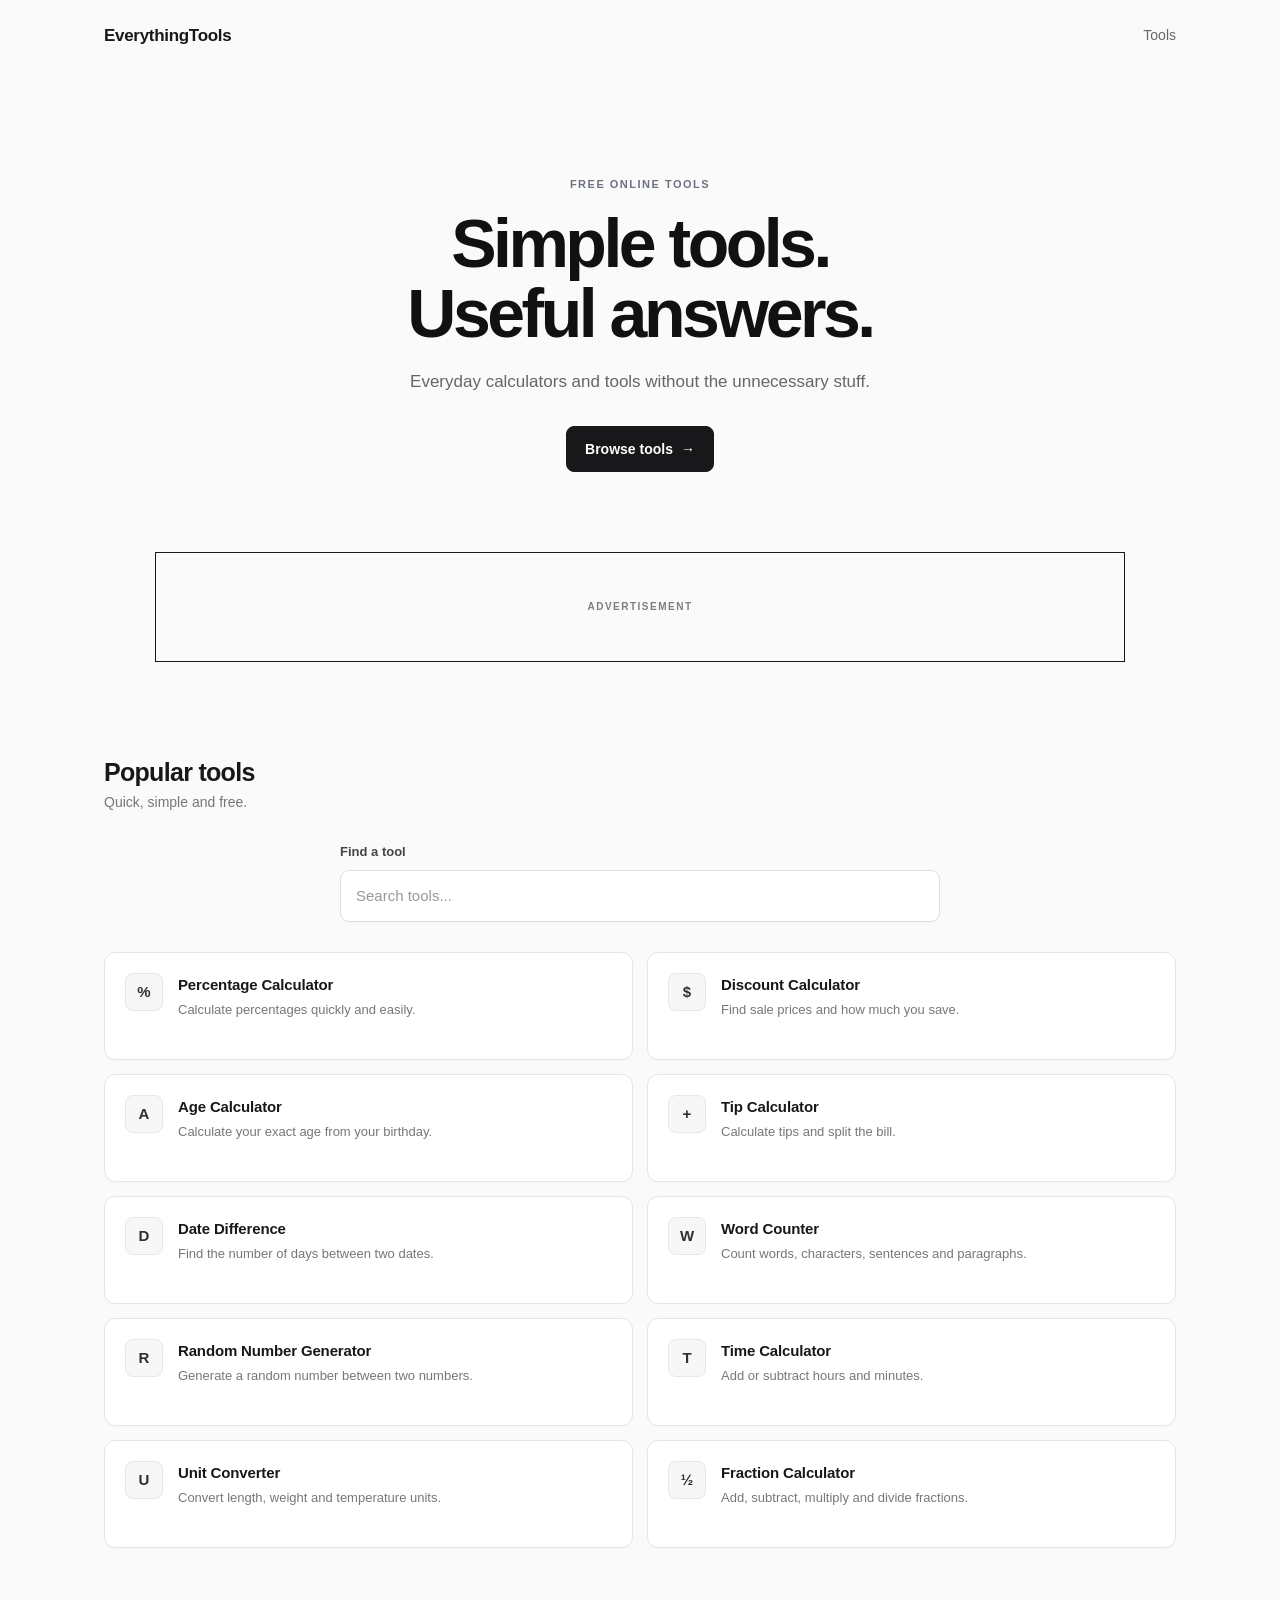
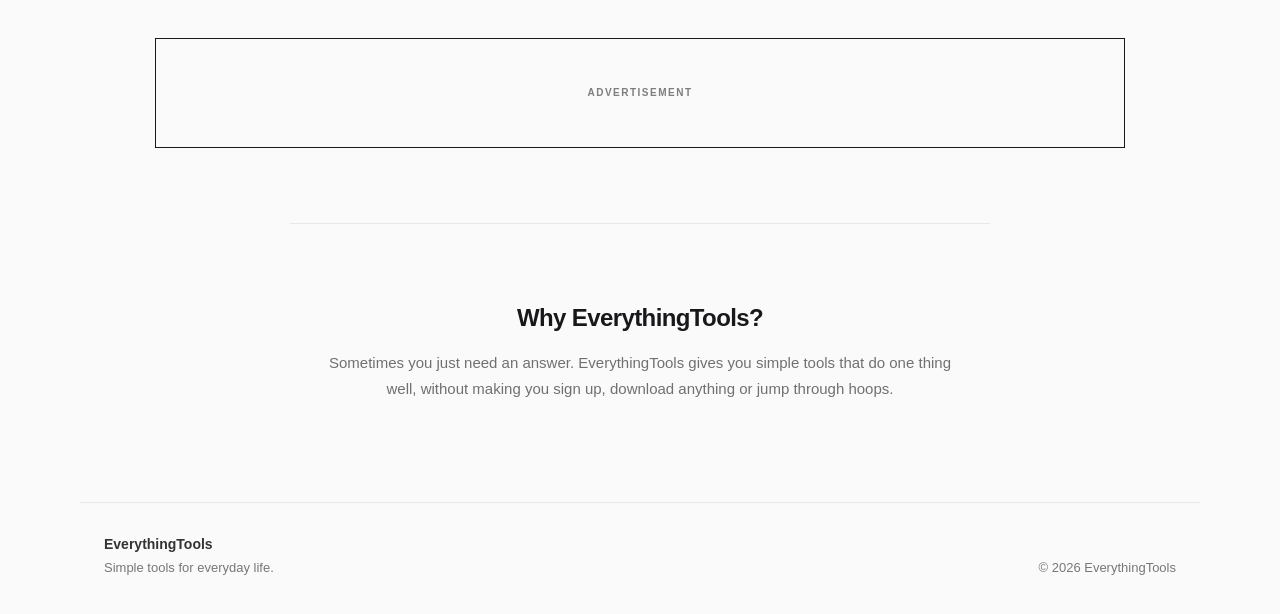
<file: index.html>
<!DOCTYPE html>
<html lang="en">

<head>

    <meta charset="UTF-8">

    <meta
        name="viewport"
        content="width=device-width, initial-scale=1.0"
    >

    <meta name="google-site-verification" content="8IamNrrDs_9clhTnOV6rVqYPSBi9ho-A_eseNF-kuT8" />

    <title>EverythingTools - Simple Tools for Everyday Life</title>

    <meta
        name="description"
        content="Simple, free online tools and calculators for everyday life."
    >

    <link rel="stylesheet" href="style.css">

</head>


<body>


    <!-- HEADER -->

    <header class="header">

        <a href="index.html" class="logo">
            EverythingTools
        </a>

        <a href="#tools" class="header-link">
            Tools
        </a>

    </header>



    <main>


        <!-- HERO -->

        <section class="hero">

            <p class="small-label">
                FREE ONLINE TOOLS
            </p>


            <h1>
                Simple tools.<br>
                Useful answers.
            </h1>


            <p class="hero-text">
                Everyday calculators and tools without the unnecessary stuff.
            </p>


            <a href="#tools" class="primary-button">
                Browse tools
            </a>

        </section>



        <!-- FIRST AD SPACE -->

        <div class="hero-ad">

            <div class="ad-slot">

                <span>
                    Advertisement
                </span>

            </div>

        </div>



        <!-- TOOLS -->

        <section class="tools-section" id="tools">


            <div class="section-heading">

                <h2>
                    Popular tools
                </h2>

                <p>
                    Quick, simple and free.
                </p>

            </div>



            <!-- SEARCH -->

            <div class="tool-search">

                <label for="tool-search">
                    Find a tool
                </label>

                <input
                    type="search"
                    id="tool-search"
                    placeholder="Search tools..."
                    autocomplete="off"
                >

            </div>



            <!-- TOOL GRID -->

            <div class="tools-grid" id="tools-grid">


                <!-- PERCENTAGE -->

                <a href="percentage.html" class="tool-card">

                    <span class="tool-icon">
                        %
                    </span>

                    <div>

                        <h3>
                            Percentage Calculator
                        </h3>

                        <p>
                            Calculate percentages quickly and easily.
                        </p>

                    </div>

                </a>



                <!-- DISCOUNT -->

                <a href="discount.html" class="tool-card">

                    <span class="tool-icon">
                        $
                    </span>

                    <div>

                        <h3>
                            Discount Calculator
                        </h3>

                        <p>
                            Find sale prices and how much you save.
                        </p>

                    </div>

                </a>



                <!-- AGE -->

                <a href="age.html" class="tool-card">

                    <span class="tool-icon">
                        A
                    </span>

                    <div>

                        <h3>
                            Age Calculator
                        </h3>

                        <p>
                            Calculate your exact age from your birthday.
                        </p>

                    </div>

                </a>



                <!-- TIP -->

                <a href="tip.html" class="tool-card">

                    <span class="tool-icon">
                        +
                    </span>

                    <div>

                        <h3>
                            Tip Calculator
                        </h3>

                        <p>
                            Calculate tips and split the bill.
                        </p>

                    </div>

                </a>



                <!-- DATE -->

                <a href="date.html" class="tool-card">

                    <span class="tool-icon">
                        D
                    </span>

                    <div>

                        <h3>
                            Date Difference
                        </h3>

                        <p>
                            Find the number of days between two dates.
                        </p>

                    </div>

                </a>



                <!-- WORD COUNTER -->

                <a href="word-counter.html" class="tool-card">

                    <span class="tool-icon">
                        W
                    </span>

                    <div>

                        <h3>
                            Word Counter
                        </h3>

                        <p>
                            Count words, characters, sentences and paragraphs.
                        </p>

                    </div>

                </a>



                <!-- RANDOM NUMBER -->

                <a href="random.html" class="tool-card">

                    <span class="tool-icon">
                        R
                    </span>

                    <div>

                        <h3>
                            Random Number Generator
                        </h3>

                        <p>
                            Generate a random number between two numbers.
                        </p>

                    </div>

                </a>



                <!-- TIME -->

                <a href="time.html" class="tool-card">

                    <span class="tool-icon">
                        T
                    </span>

                    <div>

                        <h3>
                            Time Calculator
                        </h3>

                        <p>
                            Add or subtract hours and minutes.
                        </p>

                    </div>

                </a>



                <!-- UNIT -->

                <a href="unit.html" class="tool-card">

                    <span class="tool-icon">
                        U
                    </span>

                    <div>

                        <h3>
                            Unit Converter
                        </h3>

                        <p>
                            Convert length, weight and temperature units.
                        </p>

                    </div>

                </a>



                <!-- FRACTION -->

                <a href="fraction.html" class="tool-card">

                    <span class="tool-icon">
                        ½
                    </span>

                    <div>

                        <h3>
                            Fraction Calculator
                        </h3>

                        <p>
                            Add, subtract, multiply and divide fractions.
                        </p>

                    </div>

                </a>


            </div>



            <!-- NO SEARCH RESULTS -->

            <p
                id="no-results"
                class="no-results"
            >
                No tools found. Try another search.
            </p>


        </section>



        <!-- SECOND AD SPACE -->

        <div class="tools-ad">

            <div class="ad-slot">

                <span>
                    Advertisement
                </span>

            </div>

        </div>



        <!-- SIMPLE INFO -->

        <section class="info-section">

            <h2>
                Why EverythingTools?
            </h2>


            <p>
                Sometimes you just need an answer. EverythingTools gives you
                simple tools that do one thing well, without making you sign up,
                download anything or jump through hoops.
            </p>

        </section>


    </main>



    <!-- FOOTER -->

    <footer class="footer">


        <div>

            <strong>
                EverythingTools
            </strong>


            <p>
                Simple tools for everyday life.
            </p>

        </div>


        <p>
            © 2026 EverythingTools
        </p>


    </footer>



    <!-- SEARCH JAVASCRIPT -->

    <script src="search.js"></script>


</body>

</html>
</file>
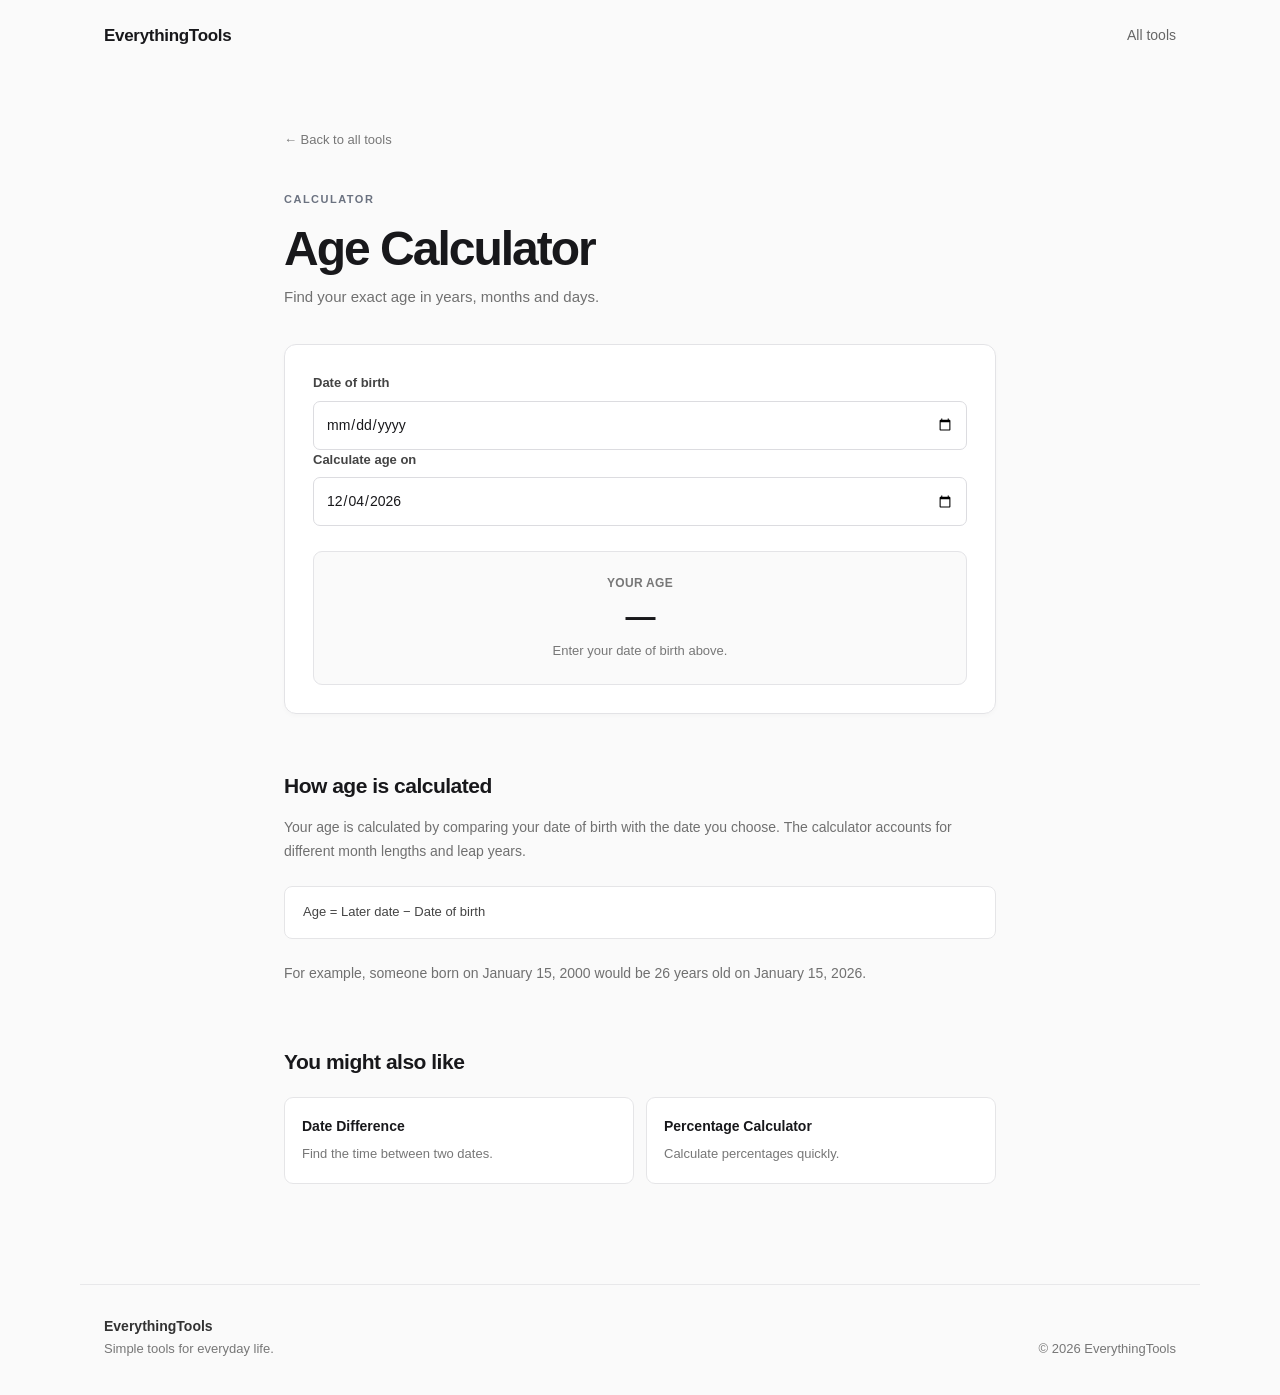
<file: age.html>
<!DOCTYPE html>
<html lang="en">

<head>

    <meta charset="UTF-8">

    <meta
        name="viewport"
        content="width=device-width, initial-scale=1.0"
    >

    <title>Age Calculator - EverythingTools</title>

    <meta
        name="description"
        content="Calculate your exact age in years, months and days with the free EverythingTools age calculator."
    >

    <link rel="stylesheet" href="style.css">

</head>


<body>


    <!-- HEADER -->

    <header class="header">

        <a href="index.html" class="logo">
            EverythingTools
        </a>

        <a href="index.html#tools" class="header-link">
            All tools
        </a>

    </header>



    <main>

        <section class="calculator-page">


            <a href="index.html" class="back-link">
                ← Back to all tools
            </a>


            <p class="small-label">
                CALCULATOR
            </p>


            <h1>
                Age Calculator
            </h1>


            <p class="calculator-intro">
                Find your exact age in years, months and days.
            </p>



            <!-- CALCULATOR -->

            <div class="calculator-card">


                <div class="calculator-inputs">


                    <div class="input-group">

                        <label for="birth-date">
                            Date of birth
                        </label>

                        <input
                            type="date"
                            id="birth-date"
                        >

                    </div>


                    <div class="input-group">

                        <label for="today-date">
                            Calculate age on
                        </label>

                        <input
                            type="date"
                            id="today-date"
                        >

                    </div>


                </div>



                <!-- RESULT -->

                <div class="result-box">

                    <p>
                        Your age
                    </p>

                    <strong id="age-result">
                        —
                    </strong>

                    <span id="age-description">
                        Enter your date of birth above.
                    </span>

                </div>


            </div>



            <!-- EXPLANATION -->

            <section class="calculator-info">

                <h2>
                    How age is calculated
                </h2>

                <p>
                    Your age is calculated by comparing your date of birth
                    with the date you choose. The calculator accounts for
                    different month lengths and leap years.
                </p>


                <div class="formula">
                    Age = Later date − Date of birth
                </div>


                <p>
                    For example, someone born on January 15, 2000 would
                    be 26 years old on January 15, 2026.
                </p>

            </section>



            <!-- RELATED -->

            <section class="related-tools">

                <h2>
                    You might also like
                </h2>


                <div class="related-grid">


                    <a href="date.html">

                        <strong>
                            Date Difference
                        </strong>

                        <span>
                            Find the time between two dates.
                        </span>

                    </a>


                    <a href="percentage.html">

                        <strong>
                            Percentage Calculator
                        </strong>

                        <span>
                            Calculate percentages quickly.
                        </span>

                    </a>


                </div>

            </section>


        </section>

    </main>



    <!-- FOOTER -->

    <footer class="footer">

        <div>

            <strong>
                EverythingTools
            </strong>

            <p>
                Simple tools for everyday life.
            </p>

        </div>


        <p>
            © 2026 EverythingTools
        </p>

    </footer>



    <script src="age.js"></script>

</body>

</html>
</file>
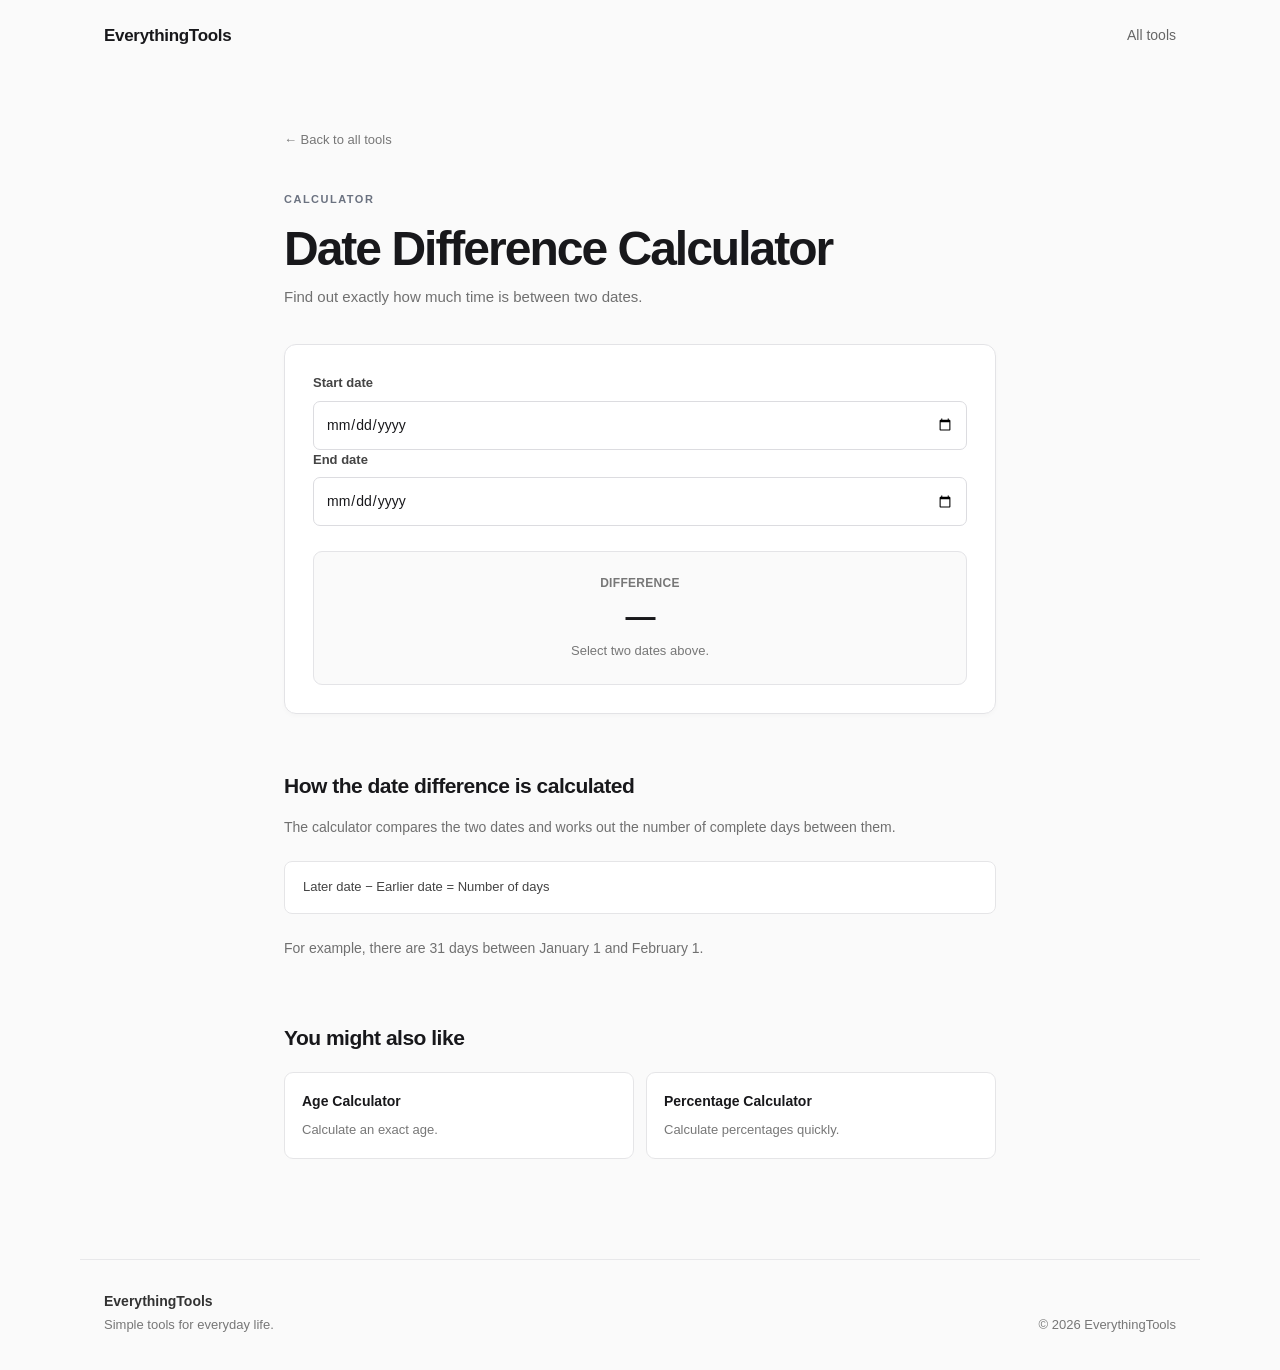
<file: date.html>
<!DOCTYPE html>
<html lang="en">

<head>

    <meta charset="UTF-8">

    <meta
        name="viewport"
        content="width=device-width, initial-scale=1.0"
    >

    <title>Date Difference Calculator - EverythingTools</title>

    <meta
        name="description"
        content="Calculate the number of days between two dates with the free EverythingTools date difference calculator."
    >

    <link rel="stylesheet" href="style.css">

</head>


<body>


    <!-- HEADER -->

    <header class="header">

        <a href="index.html" class="logo">
            EverythingTools
        </a>

        <a href="index.html#tools" class="header-link">
            All tools
        </a>

    </header>



    <main>

        <section class="calculator-page">


            <a href="index.html" class="back-link">
                ← Back to all tools
            </a>


            <p class="small-label">
                CALCULATOR
            </p>


            <h1>
                Date Difference Calculator
            </h1>


            <p class="calculator-intro">
                Find out exactly how much time is between two dates.
            </p>



            <!-- CALCULATOR -->

            <div class="calculator-card">


                <div class="calculator-inputs">


                    <div class="input-group">

                        <label for="start-date">
                            Start date
                        </label>

                        <input
                            type="date"
                            id="start-date"
                        >

                    </div>


                    <div class="input-group">

                        <label for="end-date">
                            End date
                        </label>

                        <input
                            type="date"
                            id="end-date"
                        >

                    </div>


                </div>



                <!-- RESULT -->

                <div class="result-box">

                    <p>
                        Difference
                    </p>

                    <strong id="days-result">
                        —
                    </strong>

                    <span id="date-description">
                        Select two dates above.
                    </span>

                </div>


            </div>



            <!-- EXPLANATION -->

            <section class="calculator-info">

                <h2>
                    How the date difference is calculated
                </h2>


                <p>
                    The calculator compares the two dates and works out
                    the number of complete days between them.
                </p>


                <div class="formula">
                    Later date − Earlier date = Number of days
                </div>


                <p>
                    For example, there are 31 days between January 1
                    and February 1.
                </p>

            </section>



            <!-- RELATED -->

            <section class="related-tools">

                <h2>
                    You might also like
                </h2>


                <div class="related-grid">


                    <a href="age.html">

                        <strong>
                            Age Calculator
                        </strong>

                        <span>
                            Calculate an exact age.
                        </span>

                    </a>


                    <a href="percentage.html">

                        <strong>
                            Percentage Calculator
                        </strong>

                        <span>
                            Calculate percentages quickly.
                        </span>

                    </a>


                </div>

            </section>


        </section>

    </main>



    <!-- FOOTER -->

    <footer class="footer">

        <div>

            <strong>
                EverythingTools
            </strong>

            <p>
                Simple tools for everyday life.
            </p>

        </div>


        <p>
            © 2026 EverythingTools
        </p>

    </footer>



    <script src="date.js"></script>

</body>

</html>
</file>
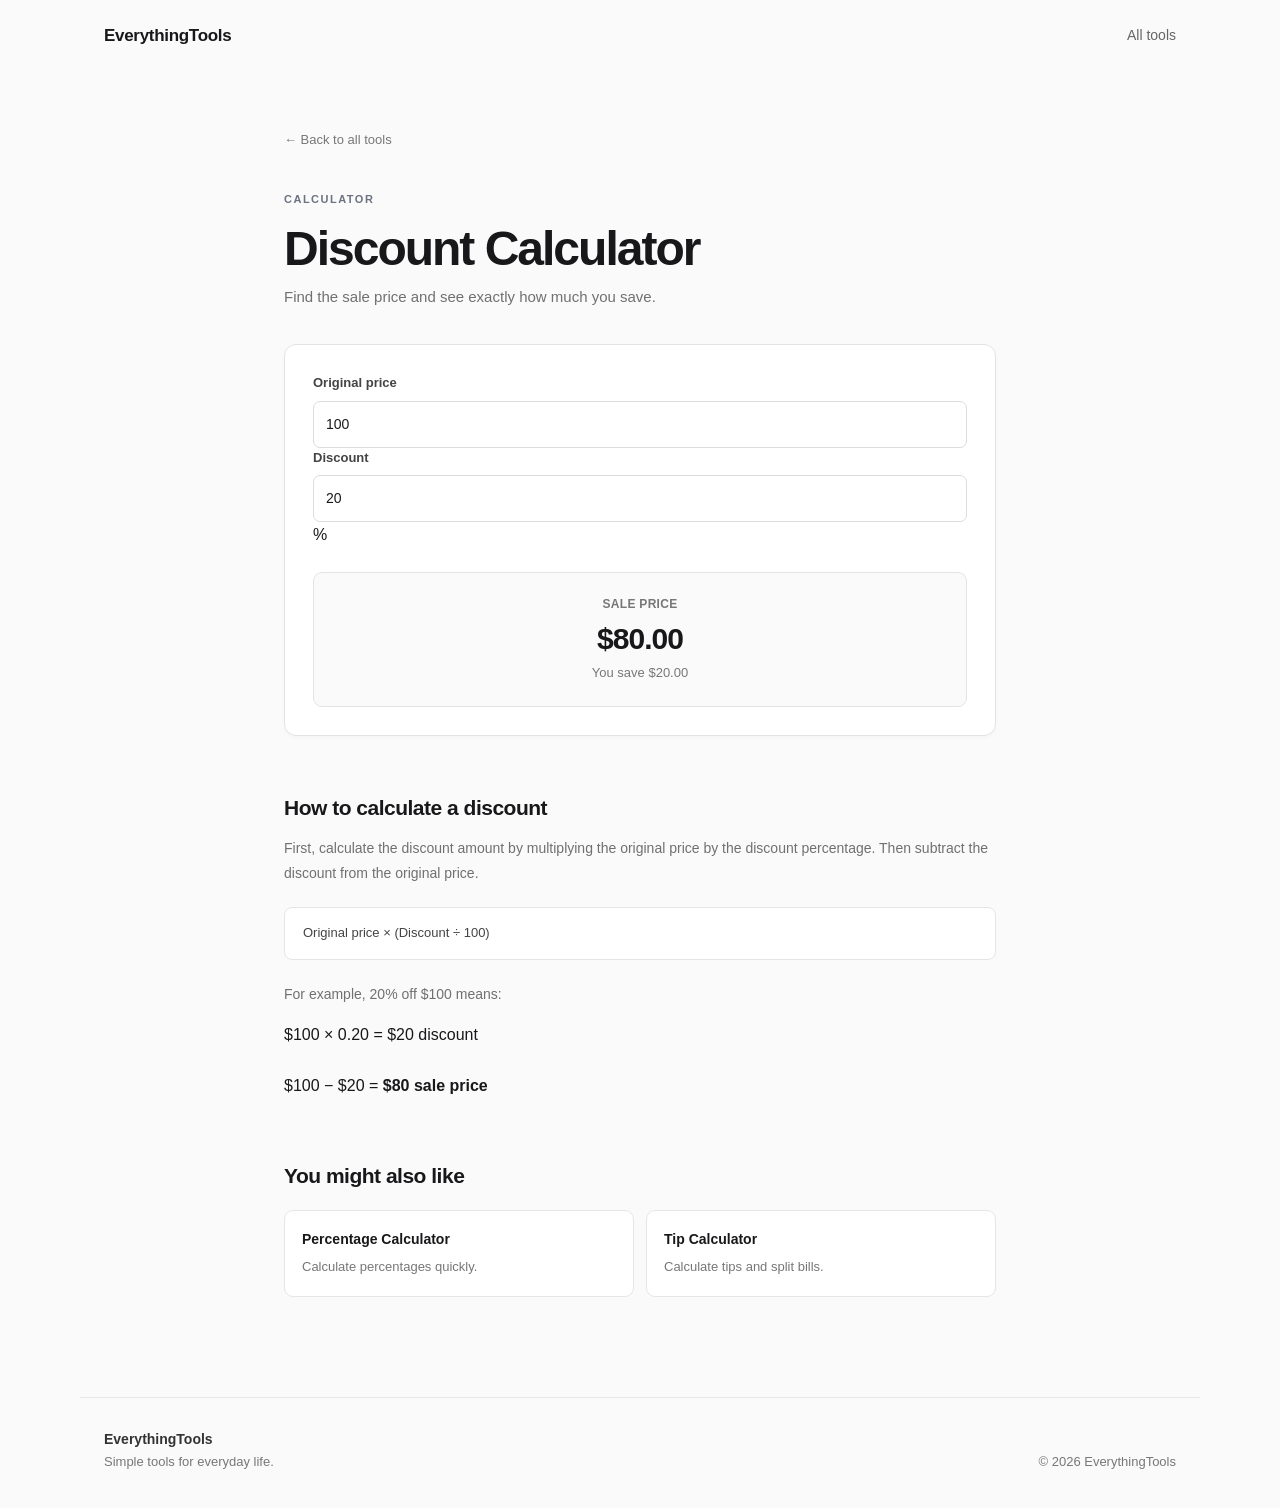
<file: discount.html>
<!DOCTYPE html>
<html lang="en">

<head>

    <meta charset="UTF-8">

    <meta
        name="viewport"
        content="width=device-width, initial-scale=1.0"
    >

    <title>Discount Calculator - EverythingTools</title>

    <meta
        name="description"
        content="Calculate discounts, sale prices and how much you save with the free EverythingTools discount calculator."
    >

    <link rel="stylesheet" href="style.css">

</head>


<body>


    <!-- HEADER -->

    <header class="header">

        <a href="index.html" class="logo">
            EverythingTools
        </a>

        <a href="index.html#tools" class="header-link">
            All tools
        </a>

    </header>



    <main>

        <section class="calculator-page">


            <a href="index.html" class="back-link">
                ← Back to all tools
            </a>


            <p class="small-label">
                CALCULATOR
            </p>


            <h1>
                Discount Calculator
            </h1>


            <p class="calculator-intro">
                Find the sale price and see exactly how much you save.
            </p>



            <!-- CALCULATOR -->

            <div class="calculator-card">


                <div class="calculator-inputs">


                    <div class="input-group">

                        <label for="price">
                            Original price
                        </label>

                        <input
                            type="number"
                            id="price"
                            value="100"
                            min="0"
                            step="any"
                            placeholder="100"
                        >

                    </div>


                    <div class="input-group">

                        <label for="discount">
                            Discount
                        </label>

                        <div class="input-with-symbol">

                            <input
                                type="number"
                                id="discount"
                                value="20"
                                min="0"
                                max="100"
                                step="any"
                                placeholder="20"
                            >

                            <span>%</span>

                        </div>

                    </div>


                </div>



                <!-- RESULT -->

                <div class="result-box">

                    <p>
                        Sale price
                    </p>

                    <strong id="final-price">
                        $80.00
                    </strong>

                    <span id="savings">
                        You save $20.00
                    </span>

                </div>


            </div>



            <!-- EXPLANATION -->

            <section class="calculator-info">

                <h2>
                    How to calculate a discount
                </h2>

                <p>
                    First, calculate the discount amount by multiplying
                    the original price by the discount percentage.
                    Then subtract the discount from the original price.
                </p>


                <div class="formula">
                    Original price × (Discount ÷ 100)
                </div>


                <p>
                    For example, 20% off $100 means:
                </p>


                <div class="example">

                    $100 × 0.20 = $20 discount

                    <br><br>

                    $100 − $20 = <strong>$80 sale price</strong>

                </div>

            </section>



            <!-- RELATED -->

            <section class="related-tools">

                <h2>
                    You might also like
                </h2>


                <div class="related-grid">


                    <a href="percentage.html">

                        <strong>
                            Percentage Calculator
                        </strong>

                        <span>
                            Calculate percentages quickly.
                        </span>

                    </a>


                    <a href="tip.html">

                        <strong>
                            Tip Calculator
                        </strong>

                        <span>
                            Calculate tips and split bills.
                        </span>

                    </a>


                </div>

            </section>


        </section>

    </main>



    <!-- FOOTER -->

    <footer class="footer">

        <div>

            <strong>
                EverythingTools
            </strong>

            <p>
                Simple tools for everyday life.
            </p>

        </div>


        <p>
            © 2026 EverythingTools
        </p>

    </footer>



    <script src="discount.js"></script>

</body>

</html>
</file>
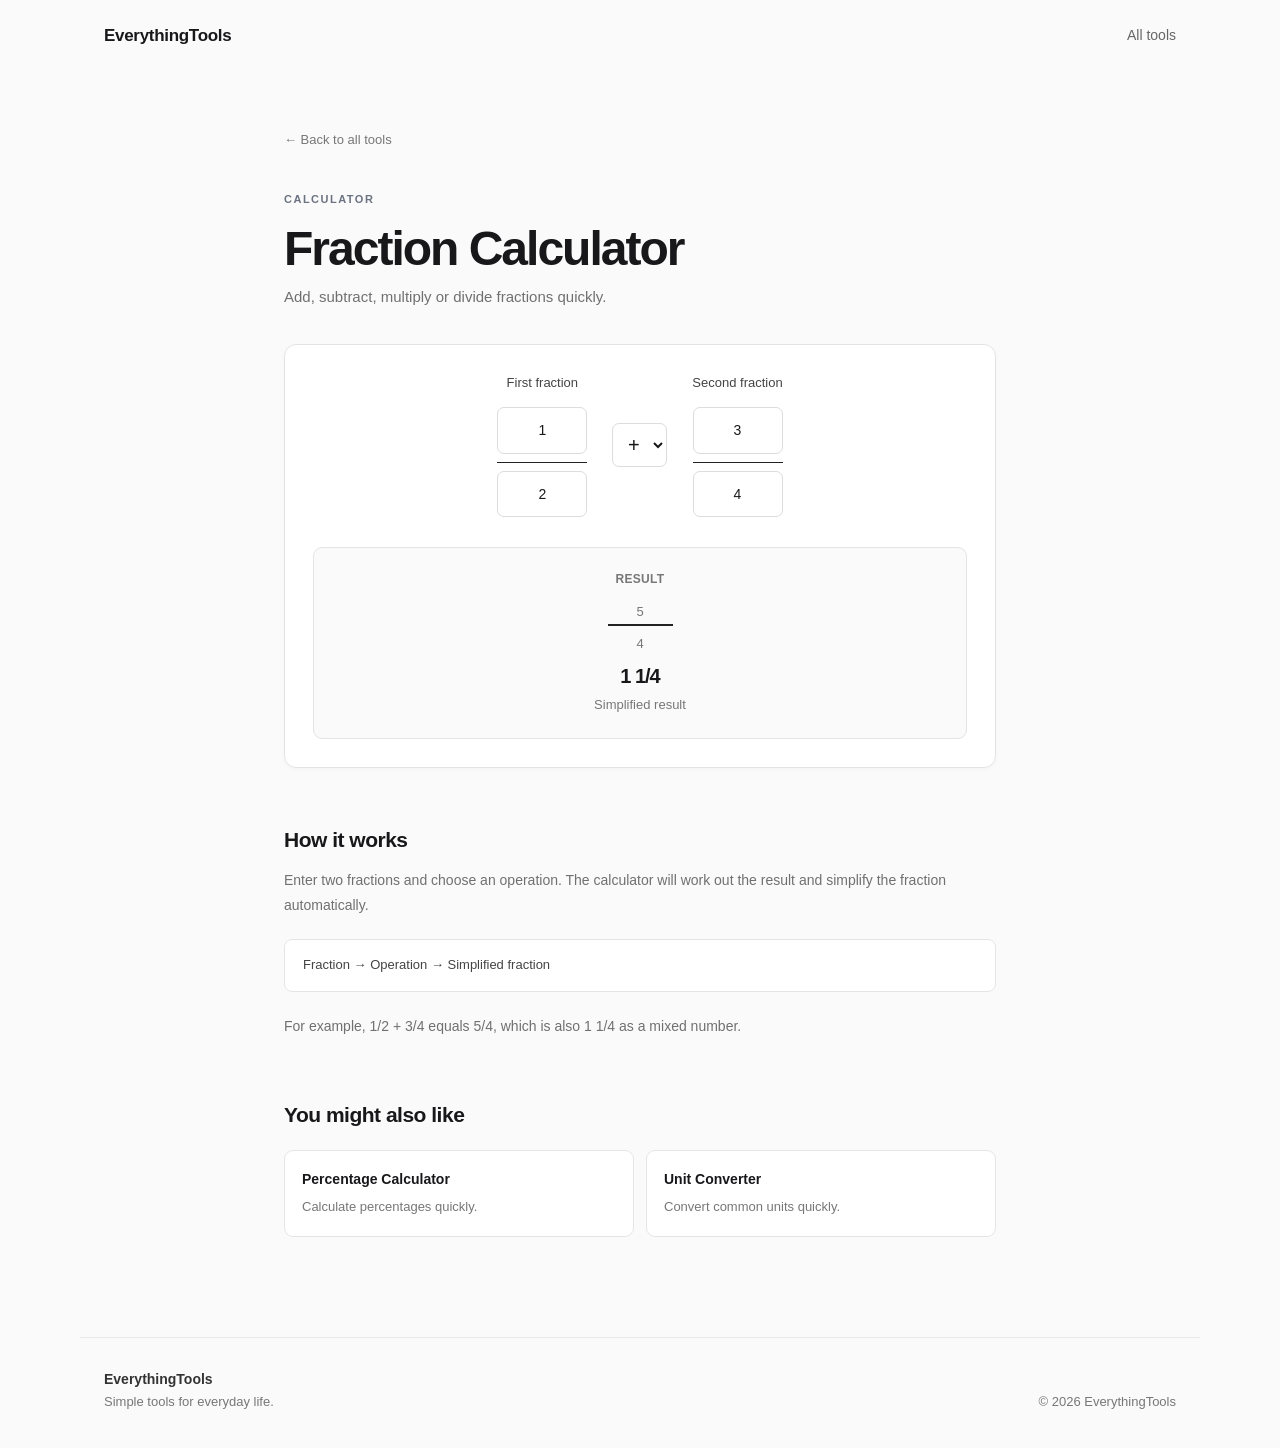
<file: fraction.html>
<!DOCTYPE html>
<html lang="en">

<head>

    <meta charset="UTF-8">

    <meta
        name="viewport"
        content="width=device-width, initial-scale=1.0"
    >

    <title>Fraction Calculator - EverythingTools</title>

    <meta
        name="description"
        content="Add, subtract, multiply and divide fractions with the free EverythingTools fraction calculator."
    >

    <link rel="stylesheet" href="style.css">

</head>


<body>


    <!-- HEADER -->

    <header class="header">

        <a href="index.html" class="logo">
            EverythingTools
        </a>

        <a href="index.html#tools" class="header-link">
            All tools
        </a>

    </header>



    <main>

        <section class="calculator-page">


            <a href="index.html" class="back-link">
                ← Back to all tools
            </a>


            <p class="small-label">
                CALCULATOR
            </p>


            <h1>
                Fraction Calculator
            </h1>


            <p class="calculator-intro">
                Add, subtract, multiply or divide fractions quickly.
            </p>



            <!-- CALCULATOR -->

            <div class="calculator-card">


                <div class="fraction-calculation">


                    <div class="fraction-input">

                        <label>
                            First fraction
                        </label>


                        <input
                            type="number"
                            id="numerator-one"
                            value="1"
                            step="1"
                        >


                        <div class="fraction-line"></div>


                        <input
                            type="number"
                            id="denominator-one"
                            value="2"
                            step="1"
                        >

                    </div>



                    <select
                        id="fraction-operation"
                        class="fraction-operation"
                        aria-label="Operation"
                    >

                        <option value="add">
                            +
                        </option>

                        <option value="subtract">
                            −
                        </option>

                        <option value="multiply">
                            ×
                        </option>

                        <option value="divide">
                            ÷
                        </option>

                    </select>



                    <div class="fraction-input">

                        <label>
                            Second fraction
                        </label>


                        <input
                            type="number"
                            id="numerator-two"
                            value="3"
                            step="1"
                        >


                        <div class="fraction-line"></div>


                        <input
                            type="number"
                            id="denominator-two"
                            value="4"
                            step="1"
                        >

                    </div>

                </div>



                <div class="result-box fraction-result">

                    <p>
                        Result
                    </p>


                    <div
                        class="fraction-display"
                        id="fraction-result"
                    >

                        <span>5</span>

                        <div class="fraction-result-line"></div>

                        <span>4</span>

                    </div>


                    <strong id="mixed-result">
                        1 1/4
                    </strong>


                    <span id="fraction-message">
                        Simplified result
                    </span>

                </div>


            </div>



            <!-- EXPLANATION -->

            <section class="calculator-info">

                <h2>
                    How it works
                </h2>


                <p>
                    Enter two fractions and choose an operation.
                    The calculator will work out the result and
                    simplify the fraction automatically.
                </p>


                <div class="formula">
                    Fraction → Operation → Simplified fraction
                </div>


                <p>
                    For example, 1/2 + 3/4 equals 5/4,
                    which is also 1 1/4 as a mixed number.
                </p>

            </section>



            <!-- RELATED -->

            <section class="related-tools">

                <h2>
                    You might also like
                </h2>


                <div class="related-grid">


                    <a href="percentage.html">

                        <strong>
                            Percentage Calculator
                        </strong>

                        <span>
                            Calculate percentages quickly.
                        </span>

                    </a>


                    <a href="unit.html">

                        <strong>
                            Unit Converter
                        </strong>

                        <span>
                            Convert common units quickly.
                        </span>

                    </a>


                </div>

            </section>


        </section>

    </main>



    <!-- FOOTER -->

    <footer class="footer">

        <div>

            <strong>
                EverythingTools
            </strong>

            <p>
                Simple tools for everyday life.
            </p>

        </div>


        <p>
            © 2026 EverythingTools
        </p>

    </footer>



    <script src="fraction.js"></script>

</body>

</html>
</file>
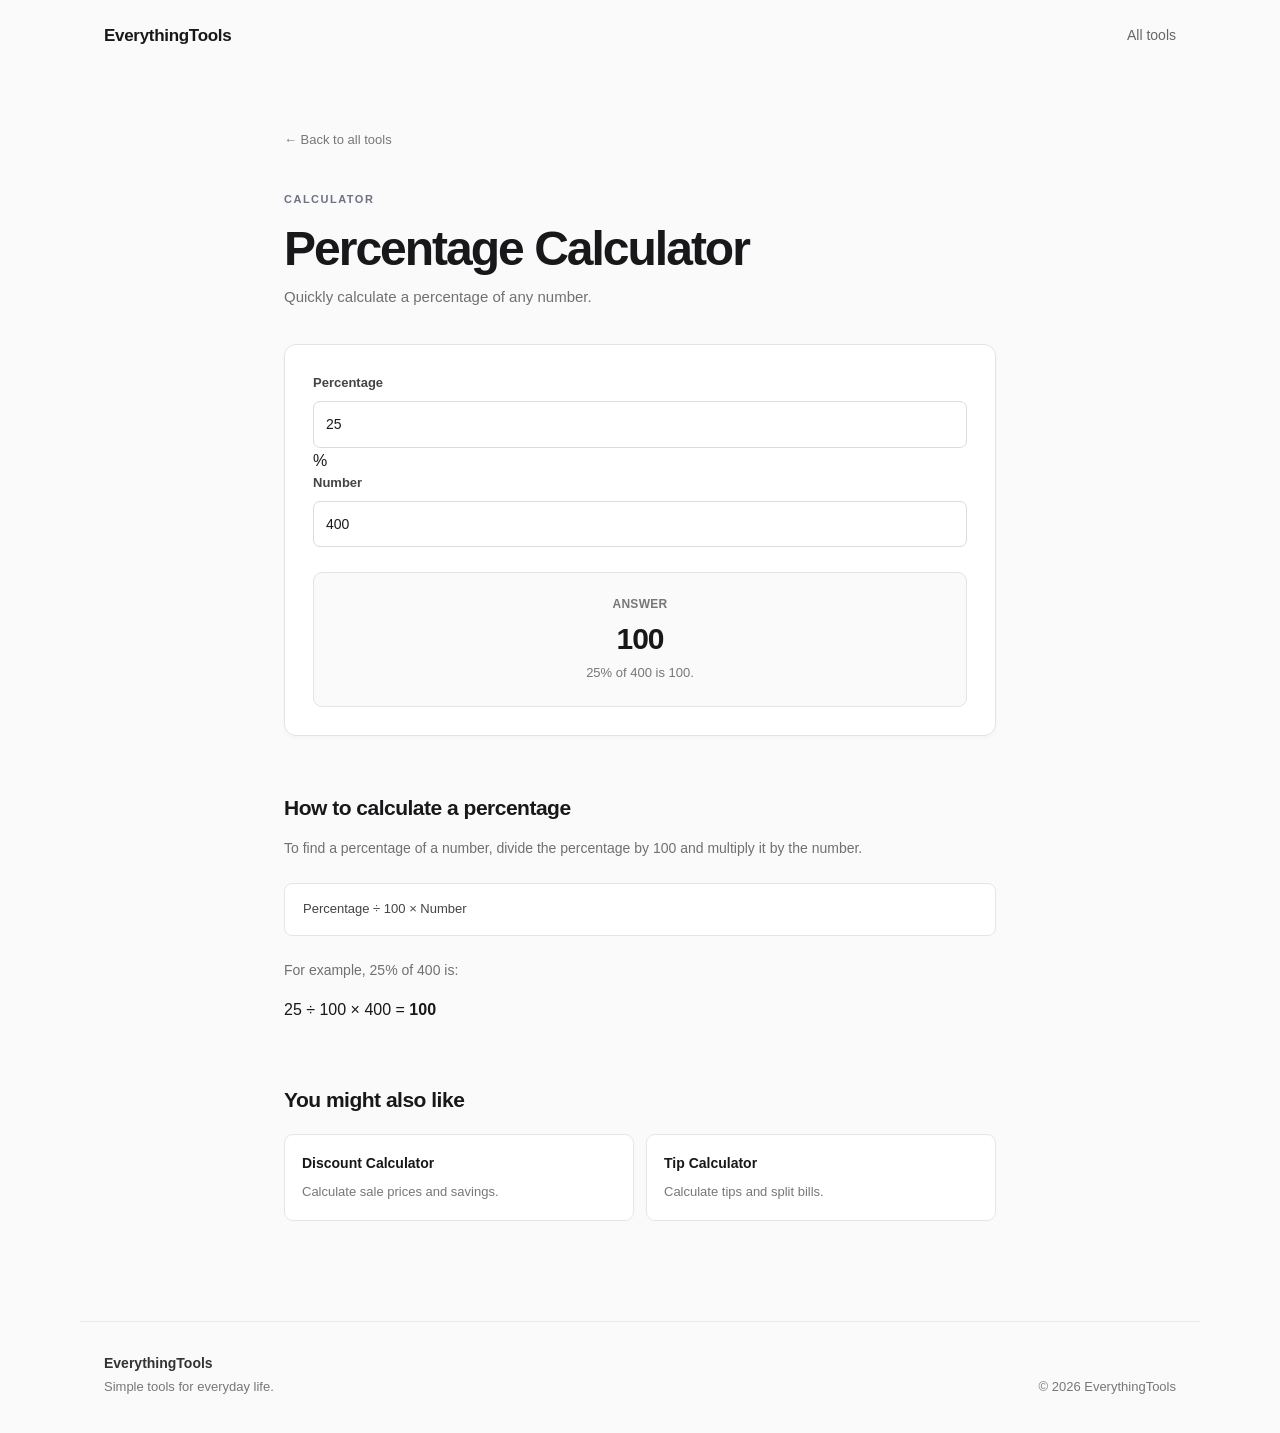
<file: percentage.html>
<!DOCTYPE html>
<html lang="en">

<head>

    <meta charset="UTF-8">

    <meta
        name="viewport"
        content="width=device-width, initial-scale=1.0"
    >

    <title>Percentage Calculator - EverythingTools</title>

    <meta
        name="description"
        content="Calculate percentages quickly and easily with the free EverythingTools percentage calculator."
    >

    <link rel="stylesheet" href="style.css">

</head>


<body>


    <!-- HEADER -->

    <header class="header">

        <a href="index.html" class="logo">
            EverythingTools
        </a>

        <a href="index.html#tools" class="header-link">
            All tools
        </a>

    </header>



    <main>


        <!-- CALCULATOR -->

        <section class="calculator-page">

            <a href="index.html" class="back-link">
                ← Back to all tools
            </a>


            <p class="small-label">
                CALCULATOR
            </p>


            <h1>
                Percentage Calculator
            </h1>


            <p class="calculator-intro">
                Quickly calculate a percentage of any number.
            </p>



            <div class="calculator-card">


                <div class="calculator-row">

                    <div class="input-group">

                        <label for="percentage">
                            Percentage
                        </label>

                        <input
                            type="number"
                            id="percentage"
                            value="25"
                            step="any"
                            placeholder="25"
                        >

                    </div>


                    <div class="percentage-symbol">
                        %
                    </div>


                    <div class="input-group">

                        <label for="number">
                            Number
                        </label>

                        <input
                            type="number"
                            id="number"
                            value="400"
                            step="any"
                            placeholder="400"
                        >

                    </div>

                </div>



                <!-- RESULT -->

                <div class="result-box">

                    <p>
                        Answer
                    </p>

                    <strong id="result">
                        100
                    </strong>

                    <span id="result-description">
                        25% of 400 is 100.
                    </span>

                </div>


            </div>



            <!-- EXPLANATION -->

            <section class="calculator-info">

                <h2>
                    How to calculate a percentage
                </h2>

                <p>
                    To find a percentage of a number, divide the percentage
                    by 100 and multiply it by the number.
                </p>

                <div class="formula">
                    Percentage ÷ 100 × Number
                </div>

                <p>
                    For example, 25% of 400 is:
                </p>

                <div class="example">
                    25 ÷ 100 × 400 = <strong>100</strong>
                </div>

            </section>



            <!-- RELATED TOOLS -->

            <section class="related-tools">

                <h2>
                    You might also like
                </h2>


                <div class="related-grid">

                    <a href="discount.html">
                        <strong>
                            Discount Calculator
                        </strong>

                        <span>
                            Calculate sale prices and savings.
                        </span>
                    </a>


                    <a href="tip.html">
                        <strong>
                            Tip Calculator
                        </strong>

                        <span>
                            Calculate tips and split bills.
                        </span>
                    </a>

                </div>

            </section>


        </section>

    </main>



    <!-- FOOTER -->

    <footer class="footer">

        <div>

            <strong>
                EverythingTools
            </strong>

            <p>
                Simple tools for everyday life.
            </p>

        </div>


        <p>
            © 2026 EverythingTools
        </p>

    </footer>



    <script src="percentage.js"></script>

</body>

</html>
</file>
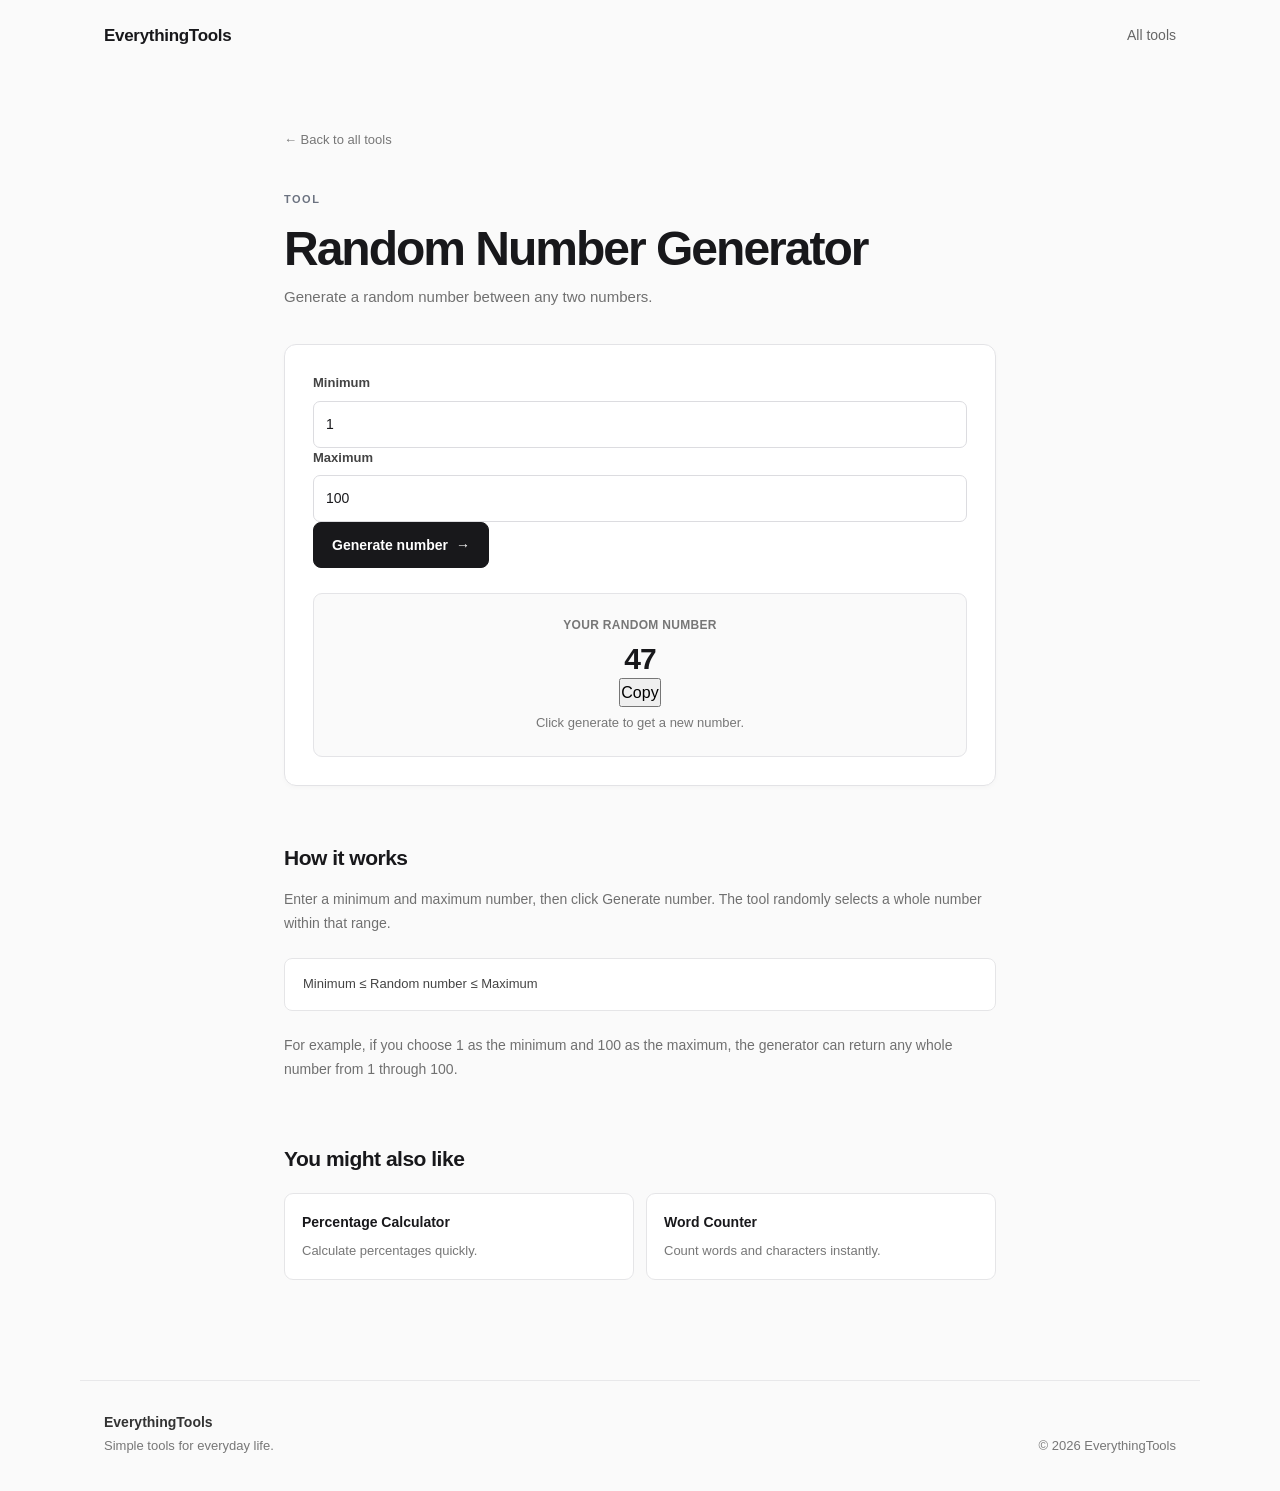
<file: random.html>
<!DOCTYPE html>
<html lang="en">

<head>

    <meta charset="UTF-8">

    <meta
        name="viewport"
        content="width=device-width, initial-scale=1.0"
    >

    <title>Random Number Generator - EverythingTools</title>

    <meta
        name="description"
        content="Generate a random number between any minimum and maximum with the free EverythingTools random number generator."
    >

    <link rel="stylesheet" href="style.css">

</head>


<body>


    <!-- HEADER -->

    <header class="header">

        <a href="index.html" class="logo">
            EverythingTools
        </a>

        <a href="index.html#tools" class="header-link">
            All tools
        </a>

    </header>



    <main>

        <section class="calculator-page">


            <a href="index.html" class="back-link">
                ← Back to all tools
            </a>


            <p class="small-label">
                TOOL
            </p>


            <h1>
                Random Number Generator
            </h1>


            <p class="calculator-intro">
                Generate a random number between any two numbers.
            </p>



            <!-- TOOL -->

            <div class="calculator-card">


                <div class="calculator-inputs">


                    <div class="input-group">

                        <label for="minimum">
                            Minimum
                        </label>

                        <input
                            type="number"
                            id="minimum"
                            value="1"
                            step="1"
                        >

                    </div>


                    <div class="input-group">

                        <label for="maximum">
                            Maximum
                        </label>

                        <input
                            type="number"
                            id="maximum"
                            value="100"
                            step="1"
                        >

                    </div>


                </div>



                <button
                    type="button"
                    class="primary-button random-button"
                    id="generate-button"
                >
                    Generate number
                </button>



                <!-- RESULT -->

                <div class="result-box random-result">

                    <p>
                        Your random number
                    </p>

                    <strong id="random-result">
                        47
                    </strong>

                    <button
                        type="button"
                        class="copy-button"
                        id="copy-button"
                    >
                        Copy
                    </button>

                    <span id="random-message">
                        Click generate to get a new number.
                    </span>

                </div>


            </div>



            <!-- EXPLANATION -->

            <section class="calculator-info">

                <h2>
                    How it works
                </h2>


                <p>
                    Enter a minimum and maximum number, then click
                    Generate number. The tool randomly selects a whole
                    number within that range.
                </p>


                <div class="formula">
                    Minimum ≤ Random number ≤ Maximum
                </div>


                <p>
                    For example, if you choose 1 as the minimum and
                    100 as the maximum, the generator can return any
                    whole number from 1 through 100.
                </p>

            </section>



            <!-- RELATED -->

            <section class="related-tools">

                <h2>
                    You might also like
                </h2>


                <div class="related-grid">


                    <a href="percentage.html">

                        <strong>
                            Percentage Calculator
                        </strong>

                        <span>
                            Calculate percentages quickly.
                        </span>

                    </a>


                    <a href="word-counter.html">

                        <strong>
                            Word Counter
                        </strong>

                        <span>
                            Count words and characters instantly.
                        </span>

                    </a>


                </div>

            </section>


        </section>

    </main>



    <!-- FOOTER -->

    <footer class="footer">

        <div>

            <strong>
                EverythingTools
            </strong>

            <p>
                Simple tools for everyday life.
            </p>

        </div>


        <p>
            © 2026 EverythingTools
        </p>

    </footer>



    <script src="random.js"></script>

</body>

</html>
</file>
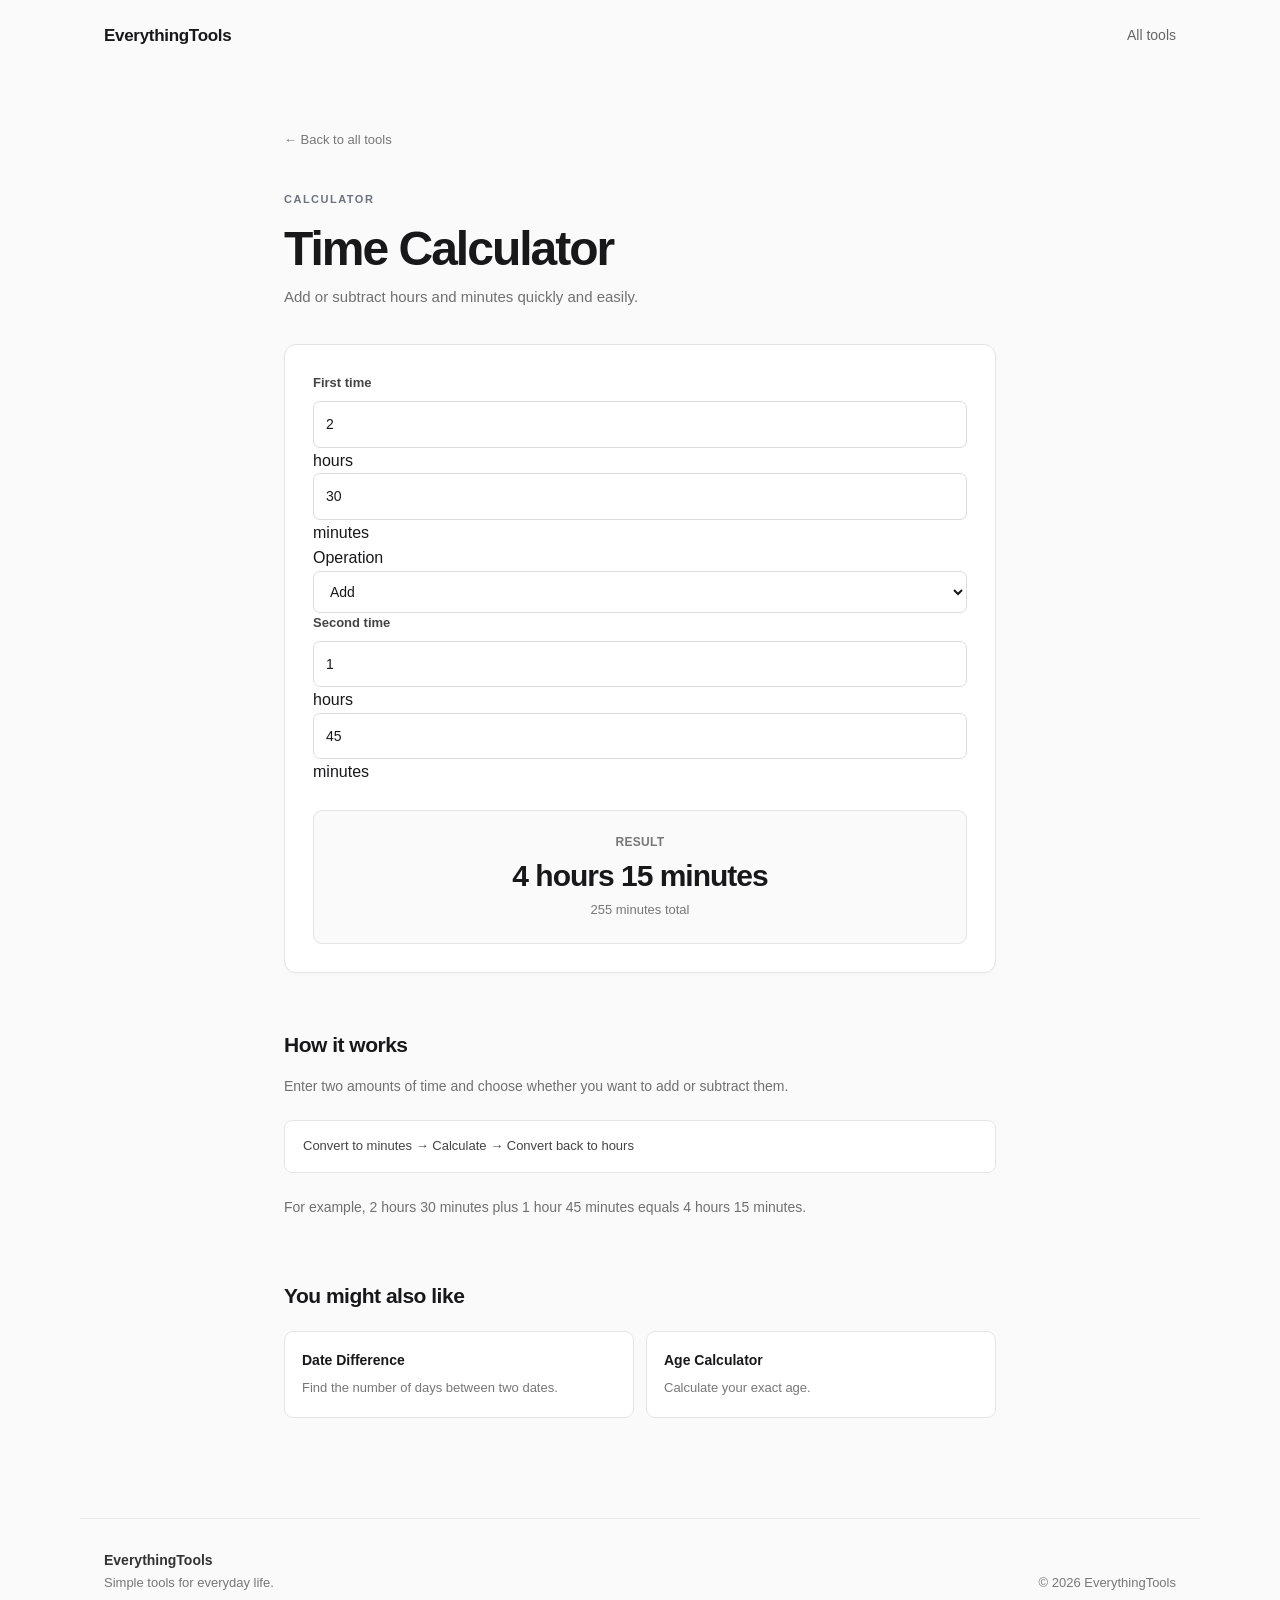
<file: time.html>
<!DOCTYPE html>
<html lang="en">

<head>

    <meta charset="UTF-8">

    <meta
        name="viewport"
        content="width=device-width, initial-scale=1.0"
    >

    <title>Time Calculator - EverythingTools</title>

    <meta
        name="description"
        content="Add or subtract hours and minutes with the free EverythingTools time calculator."
    >

    <link rel="stylesheet" href="style.css">

</head>


<body>


    <!-- HEADER -->

    <header class="header">

        <a href="index.html" class="logo">
            EverythingTools
        </a>

        <a href="index.html#tools" class="header-link">
            All tools
        </a>

    </header>



    <main>

        <section class="calculator-page">


            <a href="index.html" class="back-link">
                ← Back to all tools
            </a>


            <p class="small-label">
                CALCULATOR
            </p>


            <h1>
                Time Calculator
            </h1>


            <p class="calculator-intro">
                Add or subtract hours and minutes quickly and easily.
            </p>



            <!-- CALCULATOR -->

            <div class="calculator-card">


                <div class="time-operation">

                    <div class="input-group">

                        <label for="hours-one">
                            First time
                        </label>

                        <div class="time-inputs">

                            <input
                                type="number"
                                id="hours-one"
                                value="2"
                                min="0"
                                step="1"
                                placeholder="Hours"
                            >

                            <span>
                                hours
                            </span>

                            <input
                                type="number"
                                id="minutes-one"
                                value="30"
                                min="0"
                                max="59"
                                step="1"
                                placeholder="Minutes"
                            >

                            <span>
                                minutes
                            </span>

                        </div>

                    </div>



                    <div class="operation-selector">

                        <label for="operation">
                            Operation
                        </label>

                        <select id="operation">

                            <option value="add">
                                Add
                            </option>

                            <option value="subtract">
                                Subtract
                            </option>

                        </select>

                    </div>



                    <div class="input-group">

                        <label for="hours-two">
                            Second time
                        </label>

                        <div class="time-inputs">

                            <input
                                type="number"
                                id="hours-two"
                                value="1"
                                min="0"
                                step="1"
                                placeholder="Hours"
                            >

                            <span>
                                hours
                            </span>

                            <input
                                type="number"
                                id="minutes-two"
                                value="45"
                                min="0"
                                max="59"
                                step="1"
                                placeholder="Minutes"
                            >

                            <span>
                                minutes
                            </span>

                        </div>

                    </div>

                </div>



                <div class="result-box time-result">

                    <p>
                        Result
                    </p>

                    <strong id="time-result">
                        4 hours 15 minutes
                    </strong>

                    <span id="time-total">
                        255 minutes total
                    </span>

                </div>


            </div>



            <!-- EXPLANATION -->

            <section class="calculator-info">

                <h2>
                    How it works
                </h2>


                <p>
                    Enter two amounts of time and choose whether you want
                    to add or subtract them.
                </p>


                <div class="formula">
                    Convert to minutes → Calculate → Convert back to hours
                </div>


                <p>
                    For example, 2 hours 30 minutes plus 1 hour 45 minutes
                    equals 4 hours 15 minutes.
                </p>

            </section>



            <!-- RELATED -->

            <section class="related-tools">

                <h2>
                    You might also like
                </h2>


                <div class="related-grid">


                    <a href="date.html">

                        <strong>
                            Date Difference
                        </strong>

                        <span>
                            Find the number of days between two dates.
                        </span>

                    </a>


                    <a href="age.html">

                        <strong>
                            Age Calculator
                        </strong>

                        <span>
                            Calculate your exact age.
                        </span>

                    </a>


                </div>

            </section>


        </section>

    </main>



    <!-- FOOTER -->

    <footer class="footer">

        <div>

            <strong>
                EverythingTools
            </strong>

            <p>
                Simple tools for everyday life.
            </p>

        </div>


        <p>
            © 2026 EverythingTools
        </p>

    </footer>



    <script src="time.js"></script>

</body>

</html>
</file>
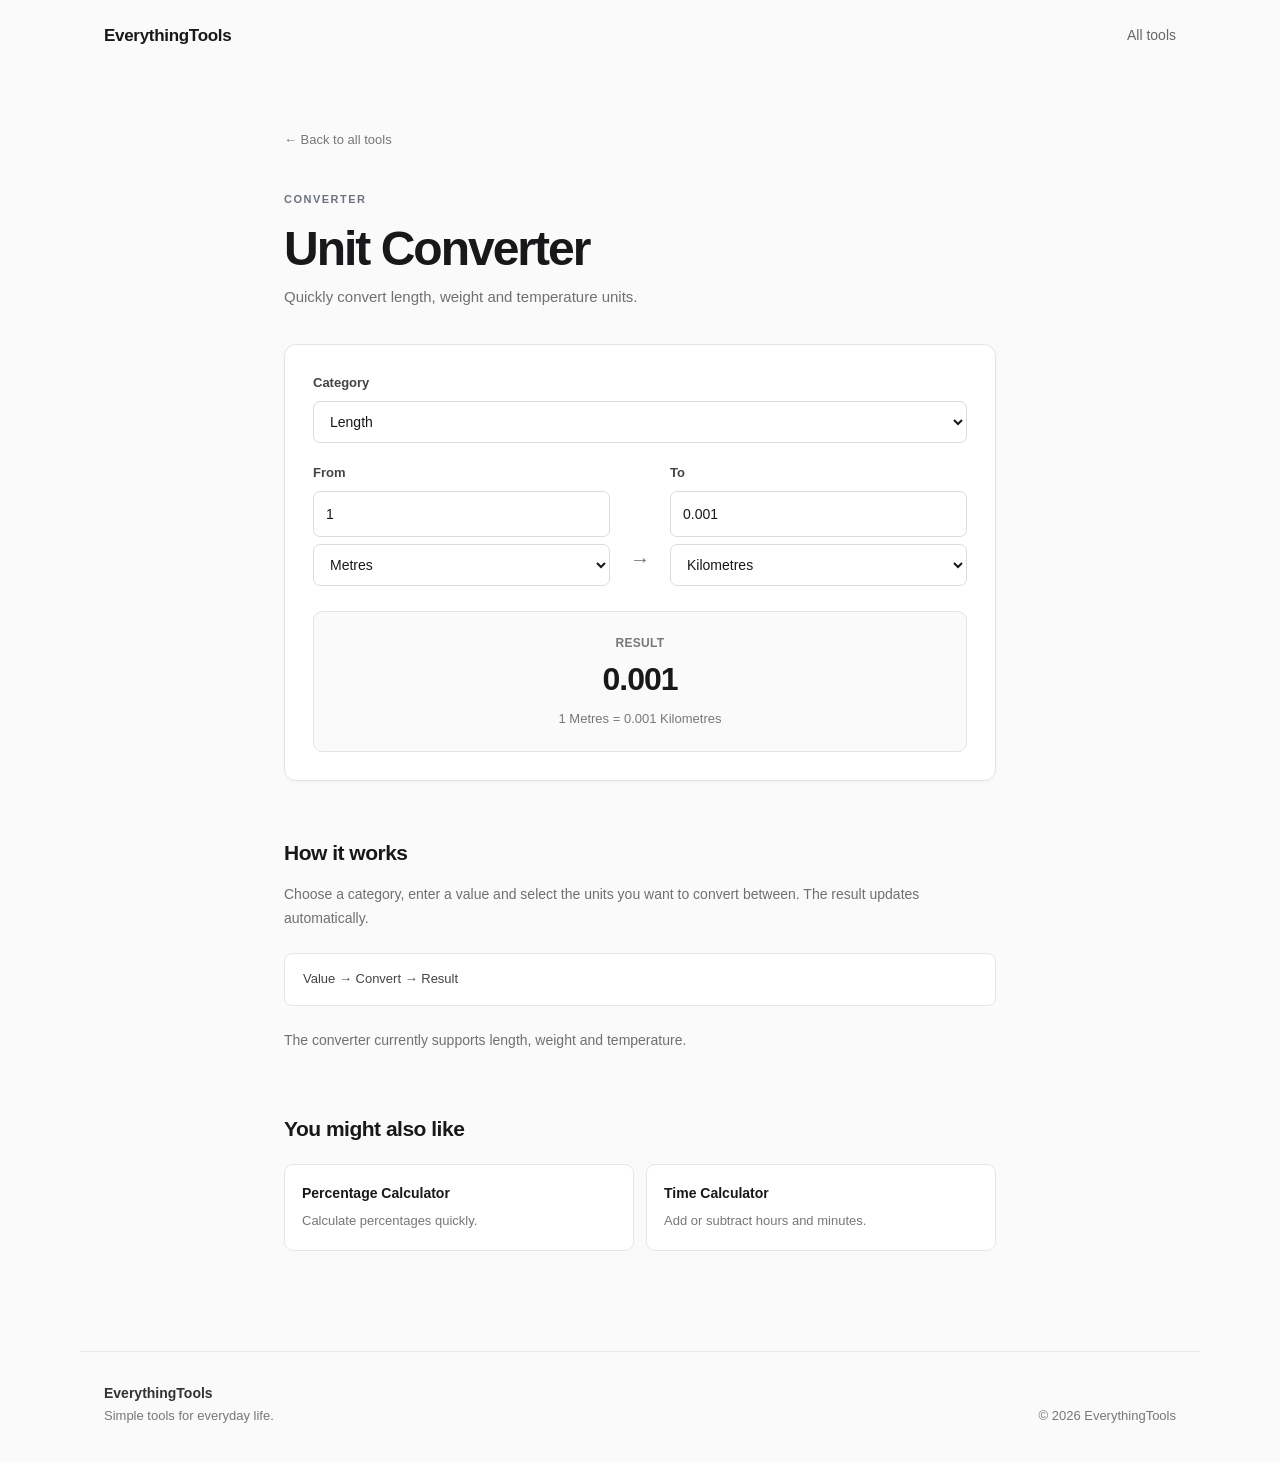
<file: unit.html>
<!DOCTYPE html>
<html lang="en">

<head>

    <meta charset="UTF-8">

    <meta
        name="viewport"
        content="width=device-width, initial-scale=1.0"
    >

    <title>Unit Converter - EverythingTools</title>

    <meta
        name="description"
        content="Convert length, weight and temperature units quickly with the free EverythingTools unit converter."
    >

    <link rel="stylesheet" href="style.css">

</head>


<body>


    <!-- HEADER -->

    <header class="header">

        <a href="index.html" class="logo">
            EverythingTools
        </a>

        <a href="index.html#tools" class="header-link">
            All tools
        </a>

    </header>



    <main>

        <section class="calculator-page">


            <a href="index.html" class="back-link">
                ← Back to all tools
            </a>


            <p class="small-label">
                CONVERTER
            </p>


            <h1>
                Unit Converter
            </h1>


            <p class="calculator-intro">
                Quickly convert length, weight and temperature units.
            </p>



            <!-- CONVERTER -->

            <div class="calculator-card">


                <div class="input-group">

                    <label for="category">
                        Category
                    </label>

                    <select id="category">

                        <option value="length">
                            Length
                        </option>

                        <option value="weight">
                            Weight
                        </option>

                        <option value="temperature">
                            Temperature
                        </option>

                    </select>

                </div>



                <div class="converter-row">


                    <div class="input-group">

                        <label for="from-value">
                            From
                        </label>

                        <input
                            type="number"
                            id="from-value"
                            value="1"
                            step="any"
                        >

                        <select id="from-unit">
                        </select>

                    </div>



                    <div class="converter-arrow">
                        →
                    </div>



                    <div class="input-group">

                        <label for="to-value">
                            To
                        </label>

                        <input
                            type="text"
                            id="to-value"
                            readonly
                        >

                        <select id="to-unit">
                        </select>

                    </div>


                </div>



                <div class="result-box unit-result">

                    <p>
                        Result
                    </p>

                    <strong id="conversion-result">
                        1
                    </strong>

                    <span id="conversion-description">
                        1 metre = 1 metre
                    </span>

                </div>


            </div>



            <!-- EXPLANATION -->

            <section class="calculator-info">

                <h2>
                    How it works
                </h2>


                <p>
                    Choose a category, enter a value and select the
                    units you want to convert between. The result
                    updates automatically.
                </p>


                <div class="formula">
                    Value → Convert → Result
                </div>


                <p>
                    The converter currently supports length, weight
                    and temperature.
                </p>

            </section>



            <!-- RELATED -->

            <section class="related-tools">

                <h2>
                    You might also like
                </h2>


                <div class="related-grid">


                    <a href="percentage.html">

                        <strong>
                            Percentage Calculator
                        </strong>

                        <span>
                            Calculate percentages quickly.
                        </span>

                    </a>


                    <a href="time.html">

                        <strong>
                            Time Calculator
                        </strong>

                        <span>
                            Add or subtract hours and minutes.
                        </span>

                    </a>


                </div>

            </section>


        </section>

    </main>



    <!-- FOOTER -->

    <footer class="footer">

        <div>

            <strong>
                EverythingTools
            </strong>

            <p>
                Simple tools for everyday life.
            </p>

        </div>


        <p>
            © 2026 EverythingTools
        </p>

    </footer>



    <script src="unit.js"></script>

</body>

</html>
</file>
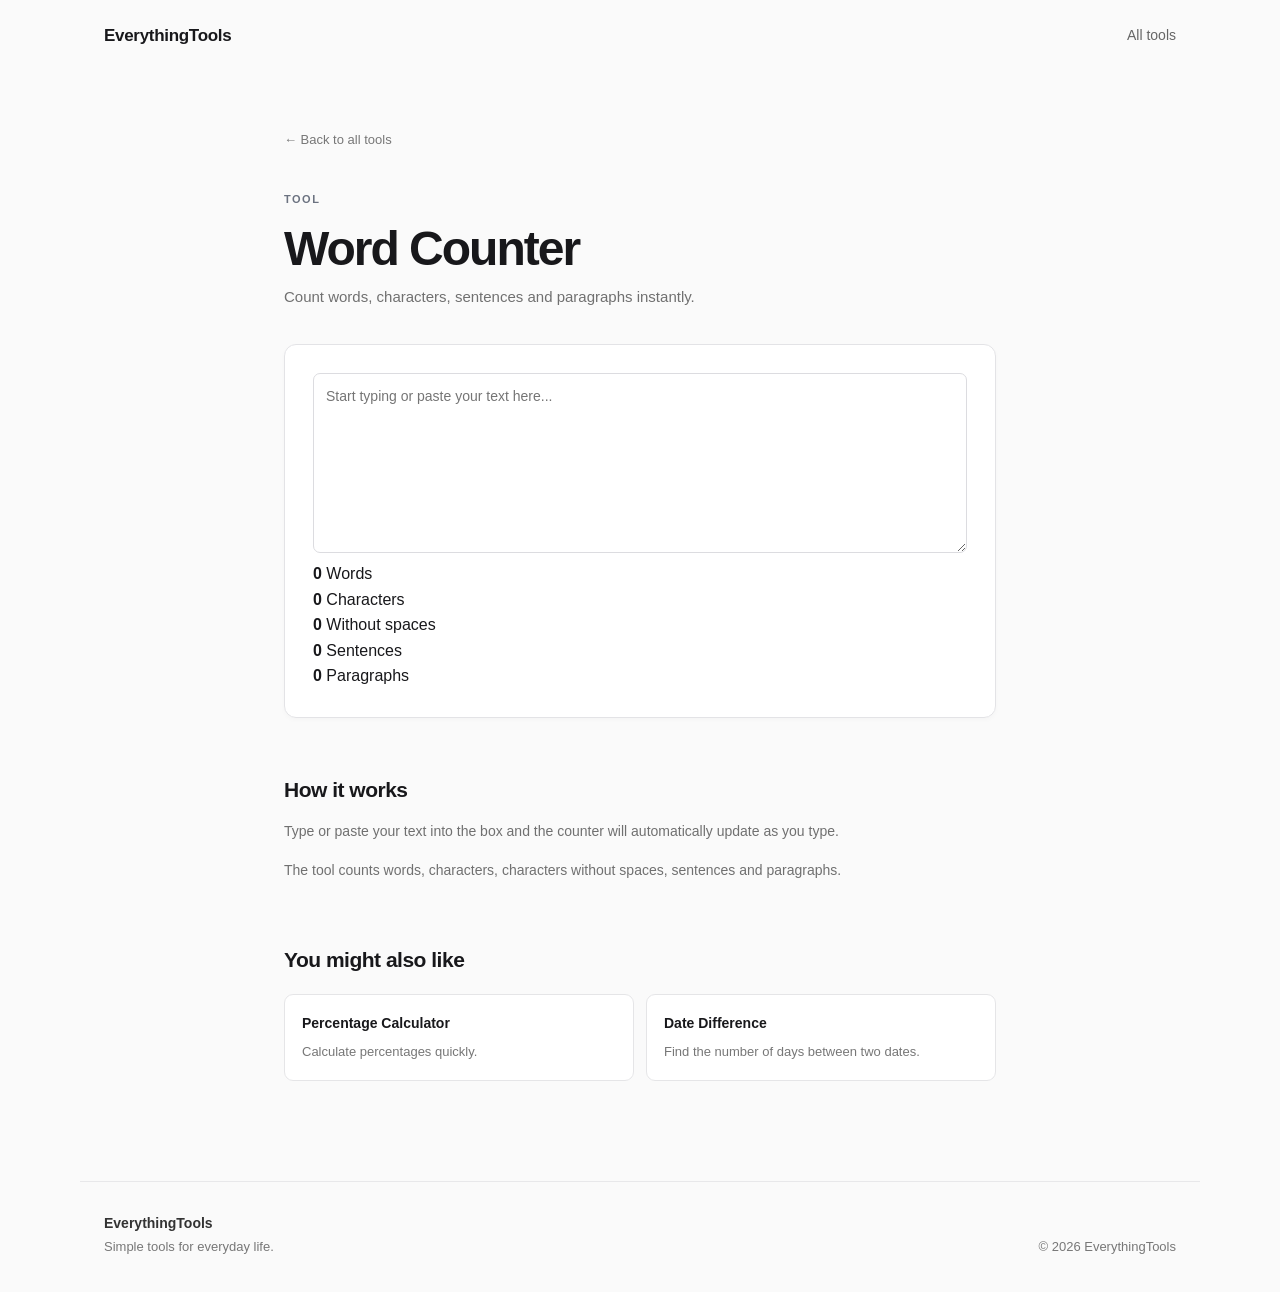
<file: word-counter.html>
<!DOCTYPE html>
<html lang="en">

<head>

    <meta charset="UTF-8">

    <meta
        name="viewport"
        content="width=device-width, initial-scale=1.0"
    >

    <title>Word Counter - EverythingTools</title>

    <meta
        name="description"
        content="Count words, characters, sentences and paragraphs instantly with the free EverythingTools word counter."
    >

    <link rel="stylesheet" href="style.css">

</head>


<body>


    <header class="header">

        <a href="index.html" class="logo">
            EverythingTools
        </a>

        <a href="index.html#tools" class="header-link">
            All tools
        </a>

    </header>



    <main>

        <section class="calculator-page">


            <a href="index.html" class="back-link">
                ← Back to all tools
            </a>


            <p class="small-label">
                TOOL
            </p>


            <h1>
                Word Counter
            </h1>


            <p class="calculator-intro">
                Count words, characters, sentences and paragraphs instantly.
            </p>



            <div class="calculator-card">


                <div class="text-counter">

                    <textarea
                        id="text-input"
                        placeholder="Start typing or paste your text here..."
                        spellcheck="true"
                    ></textarea>


                    <div class="counter-stats">


                        <div class="counter-stat">

                            <strong id="word-count">
                                0
                            </strong>

                            <span>
                                Words
                            </span>

                        </div>


                        <div class="counter-stat">

                            <strong id="character-count">
                                0
                            </strong>

                            <span>
                                Characters
                            </span>

                        </div>


                        <div class="counter-stat">

                            <strong id="character-no-spaces">
                                0
                            </strong>

                            <span>
                                Without spaces
                            </span>

                        </div>


                        <div class="counter-stat">

                            <strong id="sentence-count">
                                0
                            </strong>

                            <span>
                                Sentences
                            </span>

                        </div>


                        <div class="counter-stat">

                            <strong id="paragraph-count">
                                0
                            </strong>

                            <span>
                                Paragraphs
                            </span>

                        </div>


                    </div>

                </div>


            </div>



            <section class="calculator-info">

                <h2>
                    How it works
                </h2>

                <p>
                    Type or paste your text into the box and the counter
                    will automatically update as you type.
                </p>

                <p>
                    The tool counts words, characters, characters without
                    spaces, sentences and paragraphs.
                </p>

            </section>



            <section class="related-tools">

                <h2>
                    You might also like
                </h2>


                <div class="related-grid">


                    <a href="percentage.html">

                        <strong>
                            Percentage Calculator
                        </strong>

                        <span>
                            Calculate percentages quickly.
                        </span>

                    </a>


                    <a href="date.html">

                        <strong>
                            Date Difference
                        </strong>

                        <span>
                            Find the number of days between two dates.
                        </span>

                    </a>


                </div>

            </section>


        </section>

    </main>



    <footer class="footer">

        <div>

            <strong>
                EverythingTools
            </strong>

            <p>
                Simple tools for everyday life.
            </p>

        </div>


        <p>
            © 2026 EverythingTools
        </p>

    </footer>



    <script src="word-counter.js"></script>

</body>

</html>
</file>
<file: style.css>
/* =========================================================
   EVERYTHINGTOOLS
   Clean • Simple • Modern
========================================================= */


/* =========================================================
   RESET
========================================================= */

* {
    box-sizing: border-box;
    margin: 0;
    padding: 0;
}


html {
    scroll-behavior: smooth;
}


body {
    background: #fafafa;
    color: #18181b;

    font-family:
        -apple-system,
        BlinkMacSystemFont,
        "Segoe UI",
        Roboto,
        Helvetica,
        Arial,
        sans-serif;

    line-height: 1.6;

    -webkit-font-smoothing: antialiased;
}


a {
    color: inherit;
    text-decoration: none;
}


button,
input,
select,
textarea {
    font: inherit;
}


button {
    cursor: pointer;
}


/* =========================================================
   HEADER
========================================================= */

.header {
    width: 100%;
    max-width: 1120px;

    margin: 0 auto;

    padding: 22px 24px;

    display: flex;
    align-items: center;
    justify-content: space-between;
}


.logo {
    font-size: 17px;
    font-weight: 700;

    letter-spacing: -0.3px;

    transition: opacity 0.2s ease;
}


.logo:hover {
    opacity: 0.65;
}


.header-link {
    color: #666;

    font-size: 14px;
    font-weight: 500;

    transition: color 0.2s ease;
}


.header-link:hover {
    color: #18181b;
}


/* =========================================================
   GENERAL LAYOUT
========================================================= */

main {
    width: 100%;
}


.hero {
    max-width: 800px;

    margin: 0 auto;

    padding: 105px 24px 80px;

    text-align: center;

    animation: fadeUp 0.55s ease both;
}


.small-label {
    margin-bottom: 14px;

    color: #6b7280;

    font-size: 11px;
    font-weight: 700;

    letter-spacing: 1.5px;
}


.hero h1 {
    margin-bottom: 20px;

    color: #111113;

    font-size: clamp(42px, 7vw, 68px);

    font-weight: 750;

    letter-spacing: -3.5px;

    line-height: 1.03;
}


.hero-text {
    max-width: 520px;

    margin: 0 auto 30px;

    color: #666;

    font-size: 17px;

    line-height: 1.65;
}


/* =========================================================
   BUTTONS
========================================================= */

.primary-button {
    display: inline-flex;

    align-items: center;
    justify-content: center;

    padding: 11px 18px;

    border: 1px solid #18181b;
    border-radius: 8px;

    background: #18181b;

    color: white;

    font-size: 14px;
    font-weight: 600;

    transition:
        transform 0.2s ease,
        background 0.2s ease,
        box-shadow 0.2s ease;
}


.primary-button::after {
    content: "→";

    margin-left: 8px;

    transition: transform 0.2s ease;
}


.primary-button:hover {
    background: #29292d;

    transform: translateY(-1px);

    box-shadow:
        0 5px 14px rgba(0, 0, 0, 0.08);
}


.primary-button:hover::after {
    transform: translateX(3px);
}


.primary-button:active {
    transform: translateY(0);
}


/* =========================================================
   AD PLACEHOLDERS
========================================================= */

.ad-slot {
    width: 100%;
    max-width: 970px;

    min-height: 110px;

    margin: 0 auto;

    border: 1px solid #18181b;

    background: transparent;

    display: flex;

    align-items: center;
    justify-content: center;

    color: #18181b;

    font-size: 10px;
    font-weight: 600;

    letter-spacing: 1.5px;

    text-transform: uppercase;
}


.ad-slot span {
    opacity: 0.55;
}


/* First homepage ad */

.hero-ad {
    padding: 0 24px 75px;
}


/* Second homepage ad */

.tools-ad {
    padding: 15px 24px 75px;
}


/* =========================================================
   TOOLS SECTION
========================================================= */

.tools-section {
    max-width: 1120px;

    margin: 0 auto;

    padding: 20px 24px 75px;

    animation: fadeUp 0.65s ease both;
}


.section-heading {
    margin-bottom: 28px;
}


.section-heading h2 {
    margin-bottom: 4px;

    font-size: 25px;

    letter-spacing: -0.7px;

    line-height: 1.2;
}


.section-heading p {
    color: #777;

    font-size: 14px;
}


/* =========================================================
   SEARCH
========================================================= */

.tool-search {
    max-width: 600px;

    margin: 0 auto 30px;
}


.tool-search label {
    display: block;

    margin-bottom: 8px;

    color: #444;

    font-size: 13px;
    font-weight: 600;
}


.tool-search input {
    width: 100%;

    padding: 13px 15px;

    border: 1px solid #dedee2;
    border-radius: 9px;

    outline: none;

    background: white;

    color: #18181b;

    font-size: 15px;

    box-shadow:
        0 1px 2px rgba(0, 0, 0, 0.02);

    transition:
        border-color 0.2s ease,
        box-shadow 0.2s ease;
}


.tool-search input::placeholder {
    color: #999;
}


.tool-search input:hover {
    border-color: #c9c9cd;
}


.tool-search input:focus {
    border-color: #9a9a9f;

    box-shadow:
        0 0 0 3px rgba(0, 0, 0, 0.04);
}


.no-results {
    display: none;

    padding: 30px 0;

    text-align: center;

    color: #777;

    font-size: 14px;
}


/* =========================================================
   TOOL GRID
========================================================= */

.tools-grid {
    display: grid;

    grid-template-columns:
        repeat(2, minmax(0, 1fr));

    gap: 14px;
}


.tool-card {
    min-height: 108px;

    display: flex;

    align-items: flex-start;

    gap: 15px;

    padding: 20px;

    border: 1px solid #e5e5e7;
    border-radius: 11px;

    background: #fff;

    box-shadow:
        0 1px 2px rgba(0, 0, 0, 0.02);

    transition:
        transform 0.22s ease,
        border-color 0.22s ease,
        box-shadow 0.22s ease;
}


.tool-card:hover {
    transform: translateY(-2px);

    border-color: #d7d7da;

    box-shadow:
        0 8px 22px rgba(0, 0, 0, 0.055);
}


.tool-card:active {
    transform: translateY(0);
}


.tool-icon {
    width: 38px;
    height: 38px;

    flex: 0 0 38px;

    display: flex;

    align-items: center;
    justify-content: center;

    border: 1px solid #e7e7e9;
    border-radius: 8px;

    background: #f7f7f8;

    color: #303034;

    font-size: 15px;
    font-weight: 650;

    transition:
        background 0.2s ease,
        transform 0.2s ease;
}


.tool-card:hover .tool-icon {
    background: #f1f1f3;

    transform: translateY(-1px);
}


.tool-card h3 {
    margin-bottom: 3px;

    color: #18181b;

    font-size: 15px;
    font-weight: 650;

    letter-spacing: -0.15px;
}


.tool-card p {
    color: #777;

    font-size: 13px;

    line-height: 1.5;
}


/* =========================================================
   INFO SECTION
========================================================= */

.info-section {
    max-width: 700px;

    margin: 0 auto;

    padding: 75px 24px 100px;

    text-align: center;

    border-top: 1px solid #e8e8ea;
}


.info-section h2 {
    margin-bottom: 12px;

    font-size: 24px;

    letter-spacing: -0.6px;
}


.info-section p {
    color: #707070;

    font-size: 15px;

    line-height: 1.75;
}


/* =========================================================
   FOOTER
========================================================= */

.footer {
    max-width: 1120px;

    margin: 0 auto;

    padding: 30px 24px 35px;

    display: flex;

    align-items: flex-end;
    justify-content: space-between;

    border-top: 1px solid #e8e8ea;

    color: #777;

    font-size: 13px;
}


.footer strong {
    display: block;

    margin-bottom: 2px;

    color: #333;

    font-size: 14px;
}


.footer p {
    margin: 0;
}


/* =========================================================
   CALCULATOR PAGES
========================================================= */

.calculator-page {
    max-width: 760px;

    margin: 0 auto;

    padding: 55px 24px 100px;

    animation: fadeUp 0.5s ease both;
}


.back-link {
    display: inline-block;

    margin-bottom: 40px;

    color: #777;

    font-size: 13px;

    transition:
        color 0.2s ease,
        transform 0.2s ease;
}


.back-link:hover {
    color: #18181b;

    transform: translateX(-2px);
}


.calculator-page > h1 {
    margin-bottom: 10px;

    font-size: clamp(34px, 5vw, 48px);

    letter-spacing: -2px;

    line-height: 1.1;
}


.calculator-intro {
    margin-bottom: 35px;

    color: #707070;

    font-size: 15px;
}


/* =========================================================
   CALCULATOR CARD
========================================================= */

.calculator-card {
    padding: 28px;

    border: 1px solid #e3e3e6;
    border-radius: 12px;

    background: #fff;

    box-shadow:
        0 2px 5px rgba(0, 0, 0, 0.025);
}


/* =========================================================
   INPUTS
========================================================= */

.input-group {
    display: flex;

    flex-direction: column;

    gap: 7px;
}


.input-group label,
.calculator-card > label {
    color: #444;

    font-size: 13px;
    font-weight: 600;
}


.input-group input,
.input-group select,
.calculator-card input,
.calculator-card select,
.calculator-card textarea {
    width: 100%;

    padding: 11px 12px;

    border: 1px solid #dcdce0;
    border-radius: 7px;

    outline: none;

    background: #fff;

    color: #18181b;

    font-size: 14px;

    transition:
        border-color 0.2s ease,
        box-shadow 0.2s ease;
}


.input-group input:hover,
.input-group select:hover,
.calculator-card input:hover,
.calculator-card select:hover,
.calculator-card textarea:hover {
    border-color: #c8c8cc;
}


.input-group input:focus,
.input-group select:focus,
.calculator-card input:focus,
.calculator-card select:focus,
.calculator-card textarea:focus {
    border-color: #999;

    box-shadow:
        0 0 0 3px rgba(0, 0, 0, 0.035);
}


.calculator-card textarea {
    min-height: 180px;

    resize: vertical;

    line-height: 1.6;
}


/* Number input arrows */

.calculator-card input[type="number"]::-webkit-inner-spin-button,
.calculator-card input[type="number"]::-webkit-outer-spin-button {
    margin: 0;

    -webkit-appearance: none;
}


.calculator-card input[type="number"] {
    appearance: textfield;
}


/* =========================================================
   RESULT BOX
========================================================= */

.result-box {
    margin-top: 25px;

    padding: 22px;

    border: 1px solid #e4e4e7;
    border-radius: 9px;

    background: #fafafa;

    text-align: center;
}


.result-box p {
    margin-bottom: 5px;

    color: #777;

    font-size: 12px;
    font-weight: 600;

    letter-spacing: 0.3px;

    text-transform: uppercase;
}


.result-box strong {
    display: block;

    color: #18181b;

    font-size: 30px;

    font-weight: 700;

    letter-spacing: -1px;

    line-height: 1.25;
}


.result-box span {
    display: block;

    margin-top: 6px;

    color: #777;

    font-size: 13px;
}


/* =========================================================
   CALCULATOR INFO
========================================================= */

.calculator-info {
    margin-top: 55px;
}


.calculator-info h2 {
    margin-bottom: 12px;

    font-size: 21px;

    letter-spacing: -0.5px;
}


.calculator-info p {
    margin-bottom: 15px;

    color: #707070;

    font-size: 14px;

    line-height: 1.75;
}


.formula {
    margin: 22px 0;

    padding: 15px 18px;

    border: 1px solid #e5e5e7;
    border-radius: 8px;

    background: #fff;

    color: #444;

    font-size: 13px;
}


/* =========================================================
   RELATED TOOLS
========================================================= */

.related-tools {
    margin-top: 60px;
}


.related-tools h2 {
    margin-bottom: 18px;

    font-size: 21px;

    letter-spacing: -0.5px;
}


.related-grid {
    display: grid;

    grid-template-columns:
        repeat(2, minmax(0, 1fr));

    gap: 12px;
}


.related-grid a {
    display: block;

    padding: 17px;

    border: 1px solid #e5e5e7;
    border-radius: 9px;

    background: #fff;

    transition:
        transform 0.2s ease,
        border-color 0.2s ease,
        box-shadow 0.2s ease;
}


.related-grid a:hover {
    transform: translateY(-2px);

    border-color: #d7d7da;

    box-shadow:
        0 7px 18px rgba(0, 0, 0, 0.04);
}


.related-grid strong {
    display: block;

    margin-bottom: 3px;

    font-size: 14px;
}


.related-grid span {
    color: #777;

    font-size: 13px;
}


/* =========================================================
   FRACTION CALCULATOR
========================================================= */

.fraction-calculation {
    display: flex;

    align-items: center;
    justify-content: center;

    gap: 25px;
}


.fraction-input {
    display: flex;

    flex-direction: column;

    align-items: center;

    gap: 8px;
}


.fraction-input label {
    margin-bottom: 5px;

    color: #444;

    font-size: 13px;
    font-weight: 500;
}


.fraction-input input {
    width: 90px;

    text-align: center;
}


.fraction-line {
    width: 90px;

    height: 1px;

    background: #222;
}


.fraction-operation {
    width: 55px !important;

    padding: 9px !important;

    text-align: center;

    font-size: 20px !important;
    font-weight: 500;
}


.fraction-result {
    margin-top: 30px;

    text-align: center;
}


.fraction-display {
    display: flex;

    flex-direction: column;

    align-items: center;
    justify-content: center;

    margin: 10px 0;

    font-size: 34px;

    line-height: 1.1;
}


.fraction-result-line {
    width: 65px;

    height: 2px;

    margin: 5px 0;

    background: #222;
}


.fraction-result strong {
    display: block;

    margin-top: 12px;

    font-size: 20px;
}


/* =========================================================
   UNIT CONVERTER
========================================================= */

.converter-row {
    display: grid;

    grid-template-columns:
        1fr auto 1fr;

    align-items: end;

    gap: 20px;

    margin-top: 20px;
}


.converter-arrow {
    padding-bottom: 11px;

    color: #777;

    font-size: 20px;
}


.unit-result {
    margin-top: 25px;

    text-align: center;
}


.unit-result strong {
    margin: 5px 0 10px;

    font-size: 32px;
}


.unit-result span {
    margin-top: 5px;
}


/* =========================================================
   SUBTLE ANIMATION
========================================================= */

@keyframes fadeUp {

    from {
        opacity: 0;

        transform: translateY(8px);
    }

    to {
        opacity: 1;

        transform: translateY(0);
    }

}


/* =========================================================
   REDUCED MOTION
========================================================= */

@media (prefers-reduced-motion: reduce) {

    html {
        scroll-behavior: auto;
    }


    *,
    *::before,
    *::after {
        animation-duration: 0.01ms !important;

        animation-iteration-count: 1 !important;

        transition-duration: 0.01ms !important;
    }

}


/* =========================================================
   TABLET
========================================================= */

@media (max-width: 760px) {

    .hero {
        padding-top: 80px;

        padding-bottom: 65px;
    }


    .tools-grid {
        grid-template-columns: 1fr;
    }


    .footer {
        align-items: flex-start;

        gap: 20px;

        flex-direction: column;
    }


    .ad-slot {
        min-height: 90px;
    }

}


/* =========================================================
   MOBILE
========================================================= */

@media (max-width: 600px) {

    .header {
        padding: 18px;
    }


    .hero {
        padding:
            70px 20px
            55px;
    }


    .hero h1 {
        font-size: 43px;

        letter-spacing: -2.5px;
    }


    .hero-text {
        font-size: 15px;
    }


    .hero-ad {
        padding:
            0 18px
            60px;
    }


    .tools-ad {
        padding:
            10px 18px
            60px;
    }


    .tools-section {
        padding:
            15px 18px
            60px;
    }


    .section-heading h2 {
        font-size: 23px;
    }


    .tool-card {
        min-height: auto;

        padding: 17px;
    }


    .tool-icon {
        width: 36px;
        height: 36px;

        flex-basis: 36px;
    }


    .info-section {
        padding:
            60px 20px
            75px;
    }


    .footer {
        padding:
            28px 18px
            32px;
    }


    .calculator-page {
        padding:
            35px 18px
            80px;
    }


    .calculator-page > h1 {
        font-size: 36px;

        letter-spacing: -1.8px;
    }


    .calculator-card {
        padding: 20px;
    }


    .related-grid {
        grid-template-columns: 1fr;
    }


    .fraction-calculation {
        gap: 12px;
    }


    .fraction-input input {
        width: 70px;
    }


    .fraction-line {
        width: 70px;
    }


    .fraction-operation {
        width: 50px !important;
    }


    .converter-row {
        grid-template-columns: 1fr;

        gap: 15px;
    }


    .converter-arrow {
        padding: 0;

        text-align: center;

        transform: rotate(90deg);
    }

}


/* =========================================================
   VERY SMALL SCREENS
========================================================= */

@media (max-width: 380px) {

    .hero h1 {
        font-size: 38px;
    }


    .tool-card {
        gap: 11px;
    }


    .tool-card h3 {
        font-size: 14px;
    }


    .tool-card p {
        font-size: 12px;
    }


    .fraction-calculation {
        gap: 7px;
    }


    .fraction-input input {
        width: 62px;
    }


    .fraction-line {
        width: 62px;
    }

}
</file>
